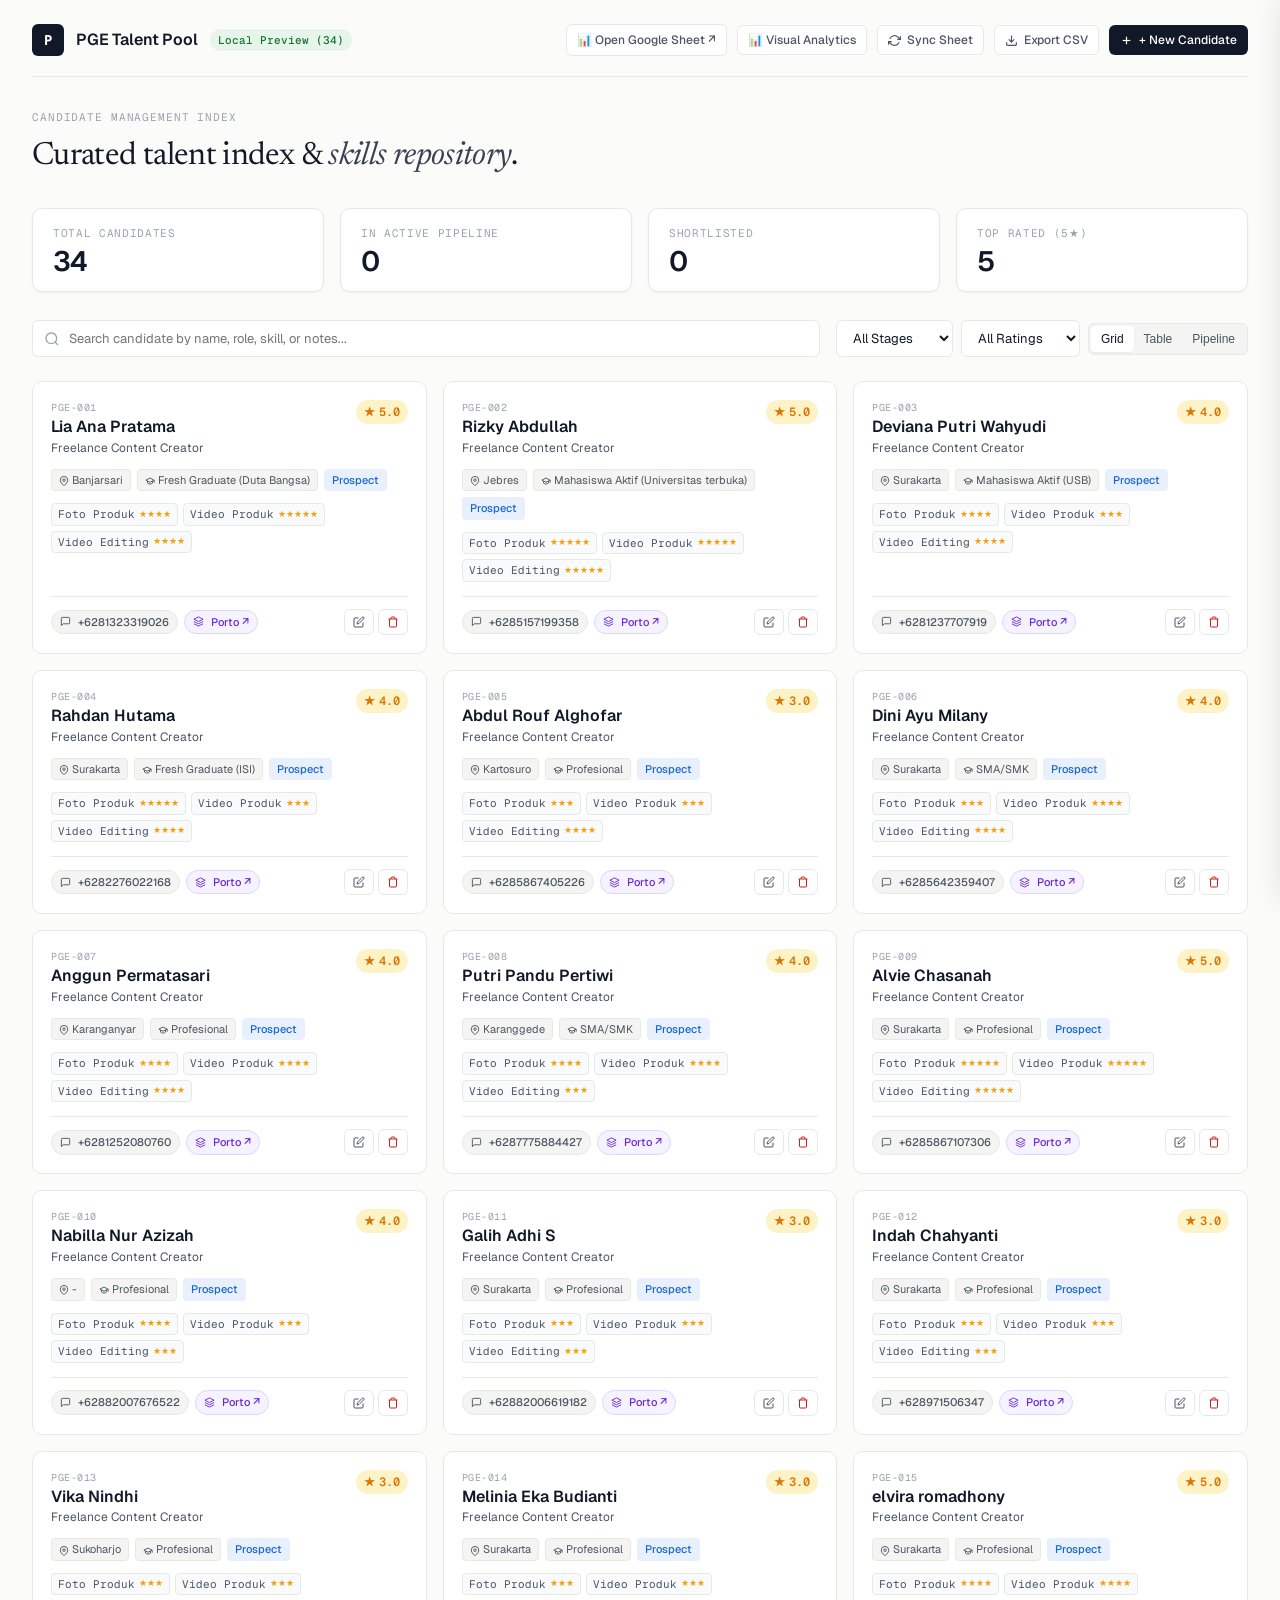
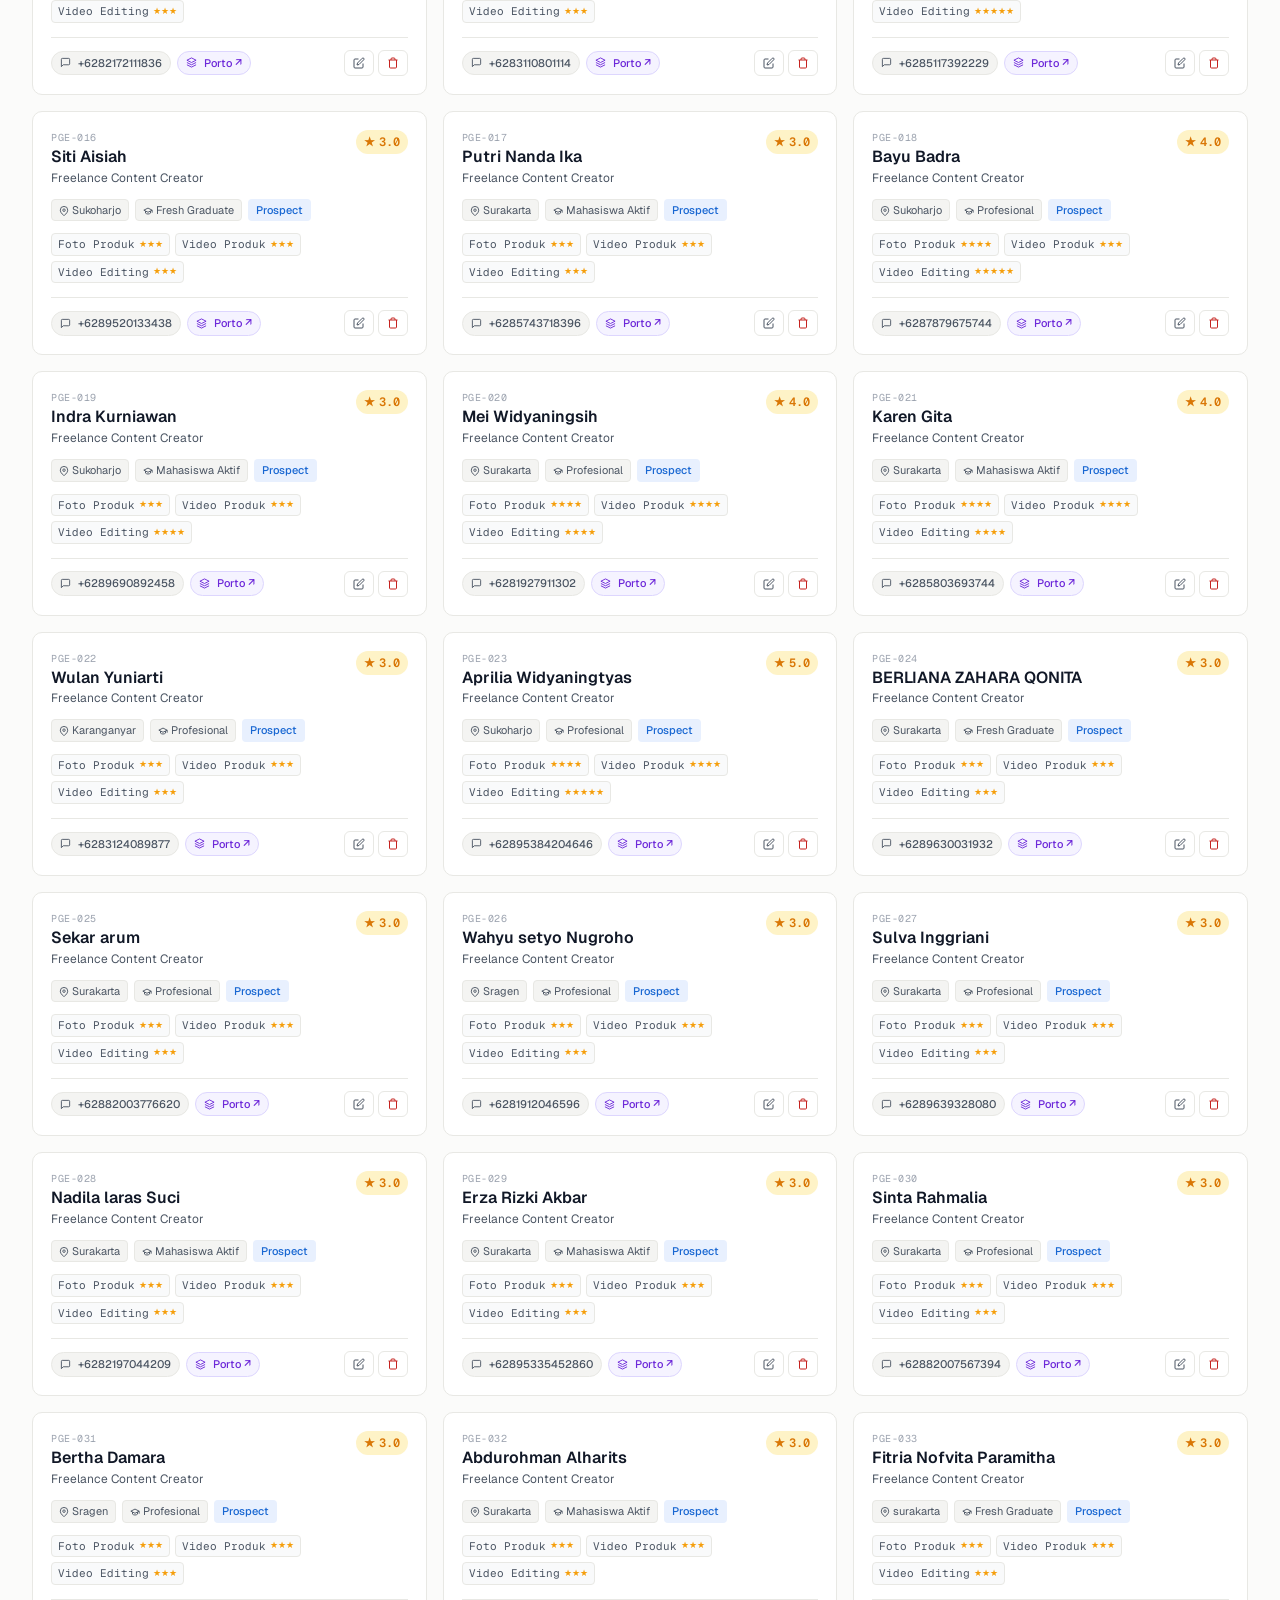
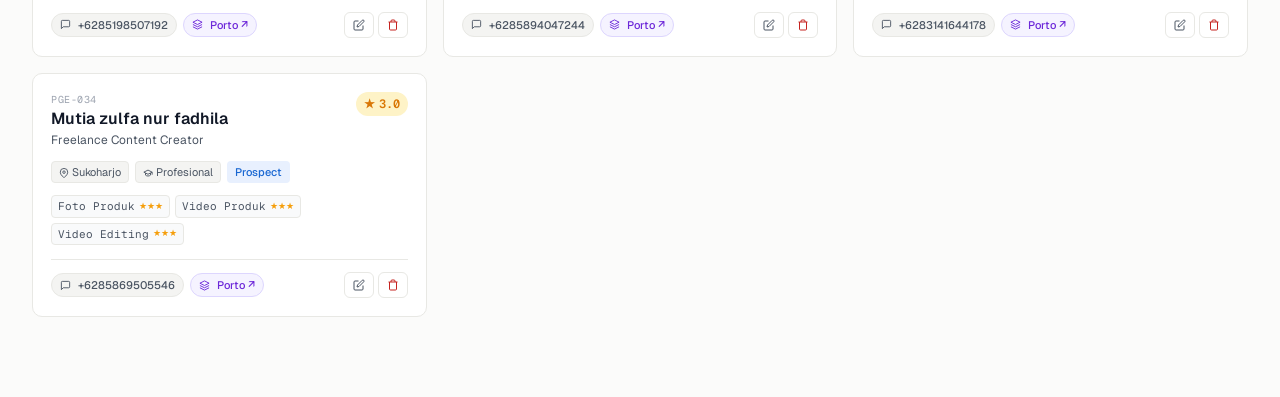
<file: Index.html>
<!DOCTYPE html>
<html lang="en">
<head>
  <meta charset="UTF-8">
  <meta name="viewport" content="width=device-width, initial-scale=1.0, maximum-scale=1.0, user-scalable=no">
  <title>PGE Talent Pool | Candidate Repository</title>
  <link rel="preconnect" href="https://fonts.googleapis.com">
  <link rel="preconnect" href="https://fonts.gstatic.com" crossorigin>
  <link href="https://fonts.googleapis.com/css2?family=Geist+Mono:wght@400;500;600&family=Geist:wght@300;400;500;600;700&family=Newsreader:ital,opsz,wght@0,6..72,400;0,6..72,500;1,6..72,400&display=swap" rel="stylesheet">
  
  <style>
    :root {
      --bg-canvas: #FBFBFA;
      --bg-surface: #FFFFFF;
      --bg-subtle: #F4F4F2;
      --border-light: #E8E8E4;
      --border-focus: #111827;
      --text-primary: #111827;
      --text-secondary: #4B5563;
      --text-muted: #9CA3AF;
      
      --pastel-blue-bg: #E8F0FE;
      --pastel-blue-text: #1967D2;
      --pastel-green-bg: #E6F4EA;
      --pastel-green-text: #137333;
      --pastel-yellow-bg: #FEF7E0;
      --pastel-yellow-text: #B06000;
      --pastel-purple-bg: #F3E8FD;
      --pastel-purple-text: #7627BB;
      --pastel-red-bg: #FCE8E6;
      --pastel-red-text: #C5221F;

      --radius-sm: 6px;
      --radius-md: 10px;
      --radius-lg: 16px;
      --radius-pill: 9999px;
      --shadow-subtle: 0 1px 3px rgba(0, 0, 0, 0.04), 0 1px 2px rgba(0, 0, 0, 0.02);
      --shadow-drawer: -4px 0 24px rgba(0, 0, 0, 0.08);

      --font-sans: 'Geist', -apple-system, BlinkMacSystemFont, 'Segoe UI', Roboto, sans-serif;
      --font-serif: 'Newsreader', Georgia, serif;
      --font-mono: 'Geist Mono', monospace;
    }

    * { box-sizing: border-box; margin: 0; padding: 0; }
    body {
      background-color: var(--bg-canvas);
      color: var(--text-primary);
      font-family: var(--font-sans);
      font-size: 14px;
      line-height: 1.5;
      -webkit-font-smoothing: antialiased;
    }

    .app-container {
      max-width: 1400px;
      margin: 0 auto;
      padding: 24px 32px 80px;
    }

    /* Header */
    .navbar {
      display: flex;
      justify-content: space-between;
      align-items: center;
      padding-bottom: 20px;
      border-bottom: 1px solid var(--border-light);
      margin-bottom: 32px;
    }
    .brand-group { display: flex; align-items: center; gap: 12px; }
    .brand-logo {
      width: 32px; height: 32px;
      background: var(--text-primary);
      color: #FFF;
      border-radius: var(--radius-sm);
      display: flex; align-items: center; justify-content: center;
      font-weight: 700; font-size: 14px; font-family: var(--font-mono);
    }
    .brand-title { font-size: 16px; font-weight: 600; letter-spacing: -0.01em; }
    .brand-badge {
      font-family: var(--font-mono); font-size: 11px;
      background: var(--pastel-green-bg); color: var(--pastel-green-text);
      padding: 3px 8px; border-radius: var(--radius-pill); font-weight: 500;
    }

    .nav-actions { display: flex; align-items: center; gap: 10px; }

    /* Buttons */
    .btn {
      display: inline-flex; align-items: center; justify-content: center; gap: 6px;
      font-family: var(--font-sans); font-size: 13px; font-weight: 500;
      padding: 8px 14px; border-radius: var(--radius-sm);
      border: 1px solid transparent; cursor: pointer;
      transition: all 0.15s ease; text-decoration: none;
    }
    .btn-primary { background: var(--text-primary); color: #FFF; }
    .btn-primary:hover { background: #000; }
    .btn-secondary { background: var(--bg-surface); border-color: var(--border-light); color: var(--text-secondary); }
    .btn-secondary:hover { background: var(--bg-subtle); color: var(--text-primary); border-color: #D1D5DB; }
    .btn-danger { background: var(--pastel-red-bg); color: var(--pastel-red-text); border-color: #F87171; }
    .btn-danger:hover { background: #F87171; color: #FFF; }
    .btn-sm { padding: 6px 10px; font-size: 12px; }
    .btn-icon { padding: 6px 8px; }

    /* Hero Section */
    .hero-section { margin-bottom: 28px; }
    .hero-meta {
      font-family: var(--font-mono); font-size: 11px; text-transform: uppercase;
      letter-spacing: 0.08em; color: var(--text-muted); margin-bottom: 6px;
    }
    .hero-heading {
      font-family: var(--font-serif); font-size: 32px; font-weight: 400;
      letter-spacing: -0.02em; color: var(--text-primary);
    }
    .hero-heading em { font-style: italic; font-weight: 400; color: #374151; }

    /* Metrics Bar */
    .metrics-grid {
      display: grid; grid-template-columns: repeat(4, 1fr); gap: 16px;
      margin-bottom: 28px;
    }
    .metric-card {
      background: var(--bg-surface); border: 1px solid var(--border-light);
      border-radius: var(--radius-md); padding: 16px 20px;
      box-shadow: var(--shadow-subtle);
    }
    .metric-label {
      font-family: var(--font-mono); font-size: 11px; text-transform: uppercase;
      letter-spacing: 0.06em; color: var(--text-muted); margin-bottom: 6px;
    }
    .metric-value {
      font-size: 28px; font-weight: 600; letter-spacing: -0.02em;
      color: var(--text-primary); line-height: 1;
    }

    /* Controls Bar */
    .controls-bar {
      display: flex; justify-content: space-between; align-items: center;
      gap: 16px; margin-bottom: 24px; flex-wrap: wrap;
    }
    .search-box {
      position: relative; flex: 1; min-width: 280px;
    }
    .search-box svg {
      position: absolute; left: 12px; top: 50%; transform: translateY(-50%);
      color: var(--text-muted); width: 16px; height: 16px;
    }
    .search-box input {
      width: 100%; padding: 9px 12px 9px 36px;
      background: var(--bg-surface); border: 1px solid var(--border-light);
      border-radius: var(--radius-sm); font-family: var(--font-sans);
      font-size: 13px; color: var(--text-primary); outline: none;
      transition: border-color 0.15s;
    }
    .search-box input:focus { border-color: var(--border-focus); }

    .filter-group { display: flex; align-items: center; gap: 8px; flex-wrap: wrap; }
    .select-filter {
      padding: 8px 12px; background: var(--bg-surface);
      border: 1px solid var(--border-light); border-radius: var(--radius-sm);
      font-family: var(--font-sans); font-size: 13px; color: var(--text-primary);
      outline: none; cursor: pointer;
    }

    /* View Switcher */
    .view-switcher {
      display: inline-flex; background: var(--bg-subtle);
      border: 1px solid var(--border-light); border-radius: var(--radius-sm);
      padding: 2px;
    }
    .view-btn {
      display: inline-flex; align-items: center; gap: 5px;
      padding: 6px 10px; font-size: 12px; font-weight: 500;
      color: var(--text-secondary); background: transparent;
      border: none; border-radius: 4px; cursor: pointer;
      transition: all 0.15s;
    }
    .view-btn.active {
      background: var(--bg-surface); color: var(--text-primary);
      box-shadow: 0 1px 2px rgba(0,0,0,0.05);
    }

    /* Bento Grid */
    .bento-grid {
      display: grid; grid-template-columns: repeat(auto-fill, minmax(360px, 1fr));
      gap: 16px;
    }
    .talent-card {
      background: var(--bg-surface); border: 1px solid var(--border-light);
      border-radius: var(--radius-md); padding: 18px;
      display: flex; flex-direction: column; justify-content: space-between;
      transition: transform 0.15s ease, box-shadow 0.15s ease, border-color 0.15s ease;
      cursor: pointer; position: relative;
    }
    .talent-card:hover {
      transform: translateY(-2px); border-color: #D1D5DB;
      box-shadow: 0 6px 16px rgba(0,0,0,0.04);
    }
    .talent-card-header {
      display: flex; justify-content: space-between; align-items: flex-start;
      margin-bottom: 12px;
    }
    .talent-id {
      font-family: var(--font-mono); font-size: 10px; color: var(--text-muted);
      letter-spacing: 0.05em; margin-bottom: 2px; display: block;
    }
    .talent-name { font-size: 16px; font-weight: 600; color: var(--text-primary); line-height: 1.3; }
    .talent-role { font-size: 12px; color: var(--text-secondary); margin-top: 1px; }
    .talent-rating-badge {
      display: inline-flex; align-items: center; gap: 4px;
      font-family: var(--font-mono); font-size: 12px; font-weight: 600;
      color: #D97706; background: #FEF3C7; padding: 3px 8px; border-radius: var(--radius-pill);
    }

    .meta-row { display: flex; flex-wrap: wrap; gap: 6px; margin-bottom: 12px; }
    .meta-tag {
      font-size: 11px; padding: 2px 7px; border-radius: 4px;
      background: var(--bg-subtle); color: var(--text-secondary);
      border: 1px solid var(--border-light);
    }
    .tag-stage { font-weight: 500; }
    .stage-prospect { background: var(--pastel-blue-bg); color: var(--pastel-blue-text); border-color: transparent; }
    .stage-screening { background: var(--pastel-yellow-bg); color: var(--pastel-yellow-text); border-color: transparent; }
    .stage-interviewed { background: var(--pastel-purple-bg); color: var(--pastel-purple-text); border-color: transparent; }
    .stage-shortlisted { background: #D1FAE5; color: #065F46; border-color: transparent; }
    .stage-offered { background: #FEF3C7; color: #92400E; border-color: transparent; }
    .stage-hired { background: var(--pastel-green-bg); color: var(--pastel-green-text); border-color: transparent; }
    .stage-archived { background: #F3F4F6; color: #6B7280; border-color: transparent; }

    .skills-wrapper { display: flex; flex-wrap: wrap; gap: 5px; margin-bottom: 14px; }
    .skill-tag {
      font-family: var(--font-mono); font-size: 11px; background: #F9FAFB;
      border: 1px solid var(--border-light); color: var(--text-secondary);
      padding: 2px 6px; border-radius: 4px; display: inline-flex; align-items: center; gap: 4px;
    }
    .skill-tag-rating { color: #F59E0B; font-size: 9px; }

    .talent-card-footer {
      display: flex; justify-content: space-between; align-items: center;
      padding-top: 12px; border-top: 1px solid var(--border-light);
      margin-top: auto;
    }
    .contact-links { display: flex; align-items: center; gap: 6px; flex-wrap: wrap; }
    .contact-badge {
      font-size: 11px; font-weight: 500; padding: 3px 8px; border-radius: var(--radius-pill);
      text-decoration: none; display: inline-flex; align-items: center; gap: 4px;
      background: var(--bg-subtle); color: var(--text-secondary); border: 1px solid var(--border-light);
      transition: background 0.15s;
    }
    .contact-badge:hover { background: #E5E7EB; color: var(--text-primary); }
    .doc-badge {
      font-size: 11px; font-weight: 500; padding: 3px 8px; border-radius: var(--radius-pill);
      text-decoration: none; display: inline-flex; align-items: center; gap: 4px;
    }
    .doc-badge-cv { background: #EFF6FF; color: #1D4ED8; border: 1px solid #BFDBFE; }
    .doc-badge-cv:hover { background: #DBEAFE; }
    .doc-badge-porto { background: #F5F3FF; color: #6D28D9; border: 1px solid #DDD6FE; }
    .doc-badge-porto:hover { background: #EDE9FE; }

    /* Table View */
    .table-container {
      background: var(--bg-surface); border: 1px solid var(--border-light);
      border-radius: var(--radius-md); overflow-x: auto; box-shadow: var(--shadow-subtle);
    }
    .data-table { width: 100%; border-collapse: collapse; text-align: left; }
    .data-table th {
      background: var(--bg-subtle); font-family: var(--font-mono); font-size: 11px;
      font-weight: 600; text-transform: uppercase; letter-spacing: 0.05em;
      color: var(--text-muted); padding: 12px 16px; border-bottom: 1px solid var(--border-light);
    }
    .data-table td {
      padding: 12px 16px; border-bottom: 1px solid var(--border-light);
      font-size: 13px; color: var(--text-secondary); vertical-align: middle;
    }
    .data-table tr:hover { background: #F9FAFB; cursor: pointer; }

    /* Kanban View */
    .kanban-board {
      display: grid; grid-template-columns: repeat(7, minmax(200px, 1fr));
      gap: 12px; overflow-x: auto; padding-bottom: 16px;
    }
    .kanban-column {
      background: var(--bg-subtle); border-radius: var(--radius-md);
      padding: 12px; border: 1px solid var(--border-light); min-height: 400px;
    }
    .kanban-column-header {
      display: flex; justify-content: space-between; align-items: center;
      margin-bottom: 12px; padding-bottom: 8px; border-bottom: 1px solid var(--border-light);
    }
    .kanban-column-title { font-family: var(--font-mono); font-size: 11px; font-weight: 600; text-transform: uppercase; }
    .kanban-column-count {
      font-size: 10px; font-weight: 600; background: var(--bg-surface);
      padding: 1px 6px; border-radius: var(--radius-pill); border: 1px solid var(--border-light);
    }
    .kanban-card {
      background: var(--bg-surface); border: 1px solid var(--border-light);
      border-radius: var(--radius-sm); padding: 10px; margin-bottom: 8px;
      box-shadow: 0 1px 2px rgba(0,0,0,0.03); cursor: pointer;
    }
    .kanban-card:hover { border-color: #CBD5E1; }

    /* Slide-over Drawer */
    .drawer-backdrop {
      position: fixed; inset: 0; background: rgba(0, 0, 0, 0.35);
      backdrop-filter: blur(2px); z-index: 1000; opacity: 0;
      pointer-events: none; transition: opacity 0.25s ease;
    }
    .drawer-backdrop.open { opacity: 1; pointer-events: auto; }
    .drawer {
      position: fixed; top: 0; right: 0; bottom: 0; width: 560px; max-width: 95vw;
      background: var(--bg-surface); z-index: 1001;
      transform: translateX(100%); transition: transform 0.3s cubic-bezier(0.16, 1, 0.3, 1);
      display: flex; flex-direction: column; box-shadow: var(--shadow-drawer);
    }
    .drawer.open { transform: translateX(0); }
    .drawer-header {
      display: flex; justify-content: space-between; align-items: center;
      padding: 18px 24px; border-bottom: 1px solid var(--border-light);
    }
    .drawer-body { padding: 24px; overflow-y: auto; flex: 1; }
    .drawer-footer {
      display: flex; justify-content: space-between; align-items: center;
      padding: 16px 24px; border-top: 1px solid var(--border-light);
      background: var(--bg-canvas);
    }

    /* Forms */
    .form-group { margin-bottom: 16px; }
    .form-row { display: grid; grid-template-columns: 1fr 1fr; gap: 12px; }
    .form-label {
      display: block; font-family: var(--font-mono); font-size: 11px;
      font-weight: 500; text-transform: uppercase; letter-spacing: 0.04em;
      color: var(--text-secondary); margin-bottom: 5px;
    }
    .form-input, .form-select, .form-textarea {
      width: 100%; padding: 8px 12px; background: var(--bg-surface);
      border: 1px solid var(--border-light); border-radius: var(--radius-sm);
      font-family: var(--font-sans); font-size: 13px; color: var(--text-primary);
      outline: none; transition: border-color 0.15s;
    }
    .form-input:focus, .form-select:focus, .form-textarea:focus { border-color: var(--border-focus); }
    .form-textarea { min-height: 80px; resize: vertical; }

    /* Dropzones */
    .file-dropzone {
      border: 1.5px dashed var(--border-light); border-radius: var(--radius-sm);
      padding: 16px; text-align: center; cursor: pointer;
      background: var(--bg-subtle); transition: all 0.15s;
    }
    .file-dropzone:hover, .file-dropzone.drag-over {
      background: #EFF6FF; border-color: #3B82F6;
    }
    .dropzone-text { font-size: 12px; font-weight: 500; color: var(--text-primary); }
    .dropzone-subtext { font-size: 11px; color: var(--text-muted); margin-top: 3px; }

    /* Portfolio Chips */
    .portfolio-files-list { display: flex; flex-direction: column; gap: 6px; margin-top: 10px; }
    .portfolio-chip {
      display: flex; justify-content: space-between; align-items: center;
      background: var(--bg-surface); border: 1px solid var(--border-light);
      border-radius: var(--radius-sm); padding: 6px 10px;
    }
    .portfolio-chip-info { display: flex; align-items: center; gap: 8px; font-size: 12px; overflow: hidden; }
    .portfolio-chip-name { color: var(--text-primary); text-decoration: none; font-weight: 500; text-overflow: ellipsis; white-space: nowrap; overflow: hidden; max-width: 380px; }
    .portfolio-chip-name:hover { text-decoration: underline; color: #2563EB; }
    .portfolio-chip-remove { background: none; border: none; color: #9CA3AF; cursor: pointer; font-size: 14px; }
    .portfolio-chip-remove:hover { color: #EF4444; }

    /* Skills Builder */
    .skills-builder-row { display: flex; gap: 8px; margin-bottom: 6px; }

    /* Center Toast */
    .toast-container {
      position: fixed; top: 24px; left: 50%; transform: translateX(-50%);
      z-index: 2000; pointer-events: none;
    }
    .toast {
      background: #111827; color: #FFF; padding: 10px 20px; border-radius: var(--radius-pill);
      font-size: 13px; font-weight: 500; box-shadow: 0 8px 20px rgba(0,0,0,0.15);
      display: flex; align-items: center; gap: 8px; pointer-events: auto;
      animation: toastIn 0.25s cubic-bezier(0.16, 1, 0.3, 1);
    }
    @keyframes toastIn {
      from { opacity: 0; transform: translateY(-12px) scale(0.95); }
      to { opacity: 1; transform: translateY(0) scale(1); }
    }

    /* Empty state */
    .empty-state { text-align: center; padding: 60px 20px; color: var(--text-muted); }
  </style>
</head>
<body>
  <div class="app-container">
    <!-- Navbar -->
    <header class="navbar">
      <div class="brand-group">
        <div class="brand-logo">P</div>
        <span class="brand-title">PGE Talent Pool</span>
        <span class="brand-badge" id="syncStatus">Connected</span>
      </div>

      <div class="nav-actions">
        <a href="#" id="linkGoogleSheet" href="https://docs.google.com/spreadsheets/d/14e8zSKkqBXmgQwzmZv_mvSS4xitximZLmInZXoUAAdQ/edit?gid=0#gid=0" target="_blank" class="btn btn-secondary btn-sm" style="display: inline-flex;" title="Open Google Sheet">📊 Open Google Sheet ↗</a>
        <button type="button" class="btn btn-secondary btn-sm" id="btnToggleAnalytics" onclick="toggleAnalyticsDashboard()">📊 Visual Analytics</button>
        <button type="button" class="btn btn-secondary btn-sm" id="btnRefresh" onclick="loadTalents(true)" title="Sync with Google Sheet">
          <svg width="13" height="13" viewBox="0 0 24 24" fill="none" stroke="currentColor" stroke-width="2.2"><polyline points="23 4 23 10 17 10"></polyline><polyline points="1 20 1 14 7 14"></polyline><path d="M3.51 9a9 9 0 0 1 14.85-3.36L23 10M1 14l4.64 4.36A9 9 0 0 0 20.49 15"></path></svg>
          Sync Sheet
        </button>
        <button type="button" class="btn btn-secondary btn-sm" id="btnExportCSV" onclick="handleExportCSV()">
          <svg width="13" height="13" viewBox="0 0 24 24" fill="none" stroke="currentColor" stroke-width="2.2"><path d="M21 15v4a2 2 0 0 1-2 2H5a2 2 0 0 1-2-2v-4"></path><polyline points="7 10 12 15 17 10"></polyline><line x1="12" y1="15" x2="12" y2="3"></line></svg>
          Export CSV
        </button>
        <button type="button" class="btn btn-primary btn-sm" id="btnAddTalent" onclick="openAddCandidateDrawer()">
          <svg width="13" height="13" viewBox="0 0 24 24" fill="none" stroke="currentColor" stroke-width="2.2"><line x1="12" y1="5" x2="12" y2="19"></line><line x1="5" y1="12" x2="19" y2="12"></line></svg>
          + New Candidate
        </button>
      </div>
    </header>

    <!-- Editorial Hero -->
    <section class="hero-section">
      <div class="hero-meta">Candidate Management Index</div>
      <h1 class="hero-heading">Curated talent index & <em>skills repository</em>.</h1>
    </section>

    <!-- Metrics Grid -->
    <section class="metrics-grid">
      <div class="metric-card">
        <div class="metric-label">Total Candidates</div>
        <div class="metric-value" id="metricTotal">0</div>
      </div>
      <div class="metric-card">
        <div class="metric-label">In Active Pipeline</div>
        <div class="metric-value" id="metricPipeline">0</div>
      </div>
      <div class="metric-card">
        <div class="metric-label">Shortlisted</div>
        <div class="metric-value" id="metricShortlisted">0</div>
      </div>
      <div class="metric-card">
        <div class="metric-label">Top Rated (5★)</div>
        <div class="metric-value" id="metricTopRated">0</div>
      </div>
    </section>

    <!-- Collapsible Visual Analytics Dashboard -->
    <section class="analytics-dashboard" id="analyticsDashboard" style="display: none; background: var(--bg-surface); border: 1px solid var(--border-light); border-radius: var(--radius-md); padding: 20px 24px; margin-bottom: 28px; box-shadow: var(--shadow-subtle);">
      <div style="display: flex; justify-content: space-between; align-items: center; margin-bottom: 16px;">
        <div>
          <span style="font-family: var(--font-mono); font-size: 11px; text-transform: uppercase; letter-spacing: 0.06em; color: var(--text-muted);">Executive Overview</span>
          <h2 style="font-family: var(--font-serif); font-size: 20px; font-weight: 500; color: var(--text-primary);">Talent Pool Analytics Dashboard</h2>
        </div>
        <button type="button" class="btn btn-secondary btn-sm" onclick="toggleAnalyticsDashboard()">Hide Analytics ✕</button>
      </div>

      <div style="display: grid; grid-template-columns: repeat(auto-fit, minmax(260px, 1fr)); gap: 16px;">
        <!-- Funnel Column -->
        <div style="background: var(--bg-subtle); padding: 14px 16px; border-radius: var(--radius-sm); border: 1px solid var(--border-light);">
          <div style="font-family: var(--font-mono); font-size: 11px; font-weight: 600; text-transform: uppercase; letter-spacing: 0.05em; color: var(--text-secondary); margin-bottom: 12px;">Recruitment Pipeline Funnel</div>
          <div id="analyticsFunnelContainer" style="display: flex; flex-direction: column; gap: 8px;"></div>
        </div>

        <!-- Rating Distribution -->
        <div style="background: var(--bg-subtle); padding: 14px 16px; border-radius: var(--radius-sm); border: 1px solid var(--border-light);">
          <div style="font-family: var(--font-mono); font-size: 11px; font-weight: 600; text-transform: uppercase; letter-spacing: 0.05em; color: var(--text-secondary); margin-bottom: 12px;">Overall Star Rating Distribution</div>
          <div id="analyticsRatingsContainer" style="display: flex; flex-direction: column; gap: 8px;"></div>
        </div>

        <!-- Skill Averages -->
        <div style="background: var(--bg-subtle); padding: 14px 16px; border-radius: var(--radius-sm); border: 1px solid var(--border-light);">
          <div style="font-family: var(--font-mono); font-size: 11px; font-weight: 600; text-transform: uppercase; letter-spacing: 0.05em; color: var(--text-secondary); margin-bottom: 12px;">Skill Benchmark Averages</div>
          <div id="analyticsSkillsContainer" style="display: flex; flex-direction: column; gap: 8px;"></div>
        </div>

        <!-- Domisili Breakdown -->
        <div style="background: var(--bg-subtle); padding: 14px 16px; border-radius: var(--radius-sm); border: 1px solid var(--border-light);">
          <div style="font-family: var(--font-mono); font-size: 11px; font-weight: 600; text-transform: uppercase; letter-spacing: 0.05em; color: var(--text-secondary); margin-bottom: 12px;">Top Candidate Domisili</div>
          <div id="analyticsLocationContainer" style="display: flex; flex-direction: column; gap: 6px;"></div>
        </div>
      </div>
    </section>

    <!-- Controls Bar -->
    <section class="controls-bar">
      <div class="search-box">
        <svg viewBox="0 0 24 24" fill="none" stroke="currentColor" stroke-width="2"><circle cx="11" cy="11" r="8"></circle><line x1="21" y1="21" x2="16.65" y2="16.65"></line></svg>
        <input type="text" id="searchInput" placeholder="Search candidate by name, role, skill, or notes...">
      </div>

      <div class="filter-group">
        <select class="select-filter" id="filterStage">
          <option value="ALL">All Stages</option>
          <option value="Prospect">Prospect</option>
          <option value="Screening">Screening</option>
          <option value="Interviewed">Interviewed</option>
          <option value="Shortlisted">Shortlisted</option>
          <option value="Offered">Offered</option>
          <option value="Hired">Hired</option>
          <option value="Archived">Archived</option>
        </select>

        <select class="select-filter" id="filterRating">
          <option value="0">All Ratings</option>
          <option value="5">5 Stars Only</option>
          <option value="4">4+ Stars</option>
          <option value="3">3+ Stars</option>
        </select>

        <div class="view-switcher">
          <button type="button" class="view-btn active" data-view="bento" onclick="switchView('bento')">Grid</button>
          <button type="button" class="view-btn" data-view="table" onclick="switchView('table')">Table</button>
          <button type="button" class="view-btn" data-view="kanban" onclick="switchView('kanban')">Pipeline</button>
        </div>
      </div>
    </section>

    <!-- Views Container -->
    <main id="mainViewArea">
      <div id="bentoContainer" class="bento-grid"></div>

      <div id="tableContainer" class="table-container" style="display: none;">
        <table class="data-table">
          <thead>
            <tr>
              <th>ID</th>
              <th>Candidate</th>
              <th>Stage</th>
              <th>Level</th>
              <th>Rating</th>
              <th>Contact & Documents</th>
              <th style="text-align: right;">Actions</th>
            </tr>
          </thead>
          <tbody id="tableBody"></tbody>
        </table>
      </div>

      <div id="kanbanContainer" class="kanban-board" style="display: none;"></div>

      <div id="emptyState" class="empty-state" style="display: none;">
        <p style="font-size: 15px; font-weight: 500; margin-bottom: 4px;">No candidates match your filter.</p>
        <button type="button" class="btn btn-secondary btn-sm" onclick="resetFilters()">Reset Filters</button>
      </div>
    </main>
  </div>

  <!-- Slide-over Drawer -->
  <div class="drawer-backdrop" id="drawerBackdrop" onclick="closeDrawer()"></div>
  <aside class="drawer" id="talentDrawer">
    <div class="drawer-header">
      <div>
        <span id="drawerId" class="talent-id"></span>
        <h2 id="drawerTitle" style="font-size: 18px; font-weight: 600;">Candidate Profile</h2>
      </div>
      <button type="button" class="btn btn-secondary btn-icon" onclick="closeDrawer()">✕</button>
    </div>

    <div class="drawer-body" id="drawerBody"></div>

    <div class="drawer-footer">
      <button type="button" class="btn btn-danger btn-sm" id="btnDeleteDrawer" onclick="handleDeleteCurrentCandidate()" style="display: none;">Delete</button>
      <div style="display: flex; gap: 8px; margin-left: auto;">
        <button type="button" class="btn btn-secondary btn-sm" onclick="closeDrawer()">Cancel</button>
        <button type="button" class="btn btn-primary btn-sm" id="btnSaveDrawer" onclick="handleSaveCandidate()">Save Candidate</button>
      </div>
    </div>
  </aside>

  <!-- Notification Toasts -->
  <div class="toast-container" id="toastContainer"></div>

  <script>
    const INITIAL_SEED_DATA = [{"id":"PGE-001","name":"Lia Ana Pratama","role":"Freelance Content Creator","phone":"+6281323319026","email":"liaanapratama21@gmail.com","experienceLevel":"Junior","overallRating":5,"skills":[{"name":"Foto Produk","rating":4},{"name":"Video Produk","rating":5},{"name":"Video Editing","rating":4},{"name":"Content Sense","rating":5}],"stage":"Prospect","expectedSalary":"Standard Uang Saku","cvUrl":"","cvFileId":"","portfolioUrl":"CV\\CV - Portofolio (Lia Ana Pratama).pdf","portfolioFileId":"","links":{"portfolio":"CV\\CV - Portofolio (Lia Ana Pratama).pdf"},"notes":"Pendidikan: Fresh Graduate (Duta Bangsa)\nDomisili: Banjarsari\nSource: Email","createdAt":"2026-08-27T01:58:21.840Z","updatedAt":"2026-08-27T01:58:21.840Z"},{"id":"PGE-002","name":"Rizky Abdullah","role":"Freelance Content Creator","phone":"+6285157199358","email":"riskiabdulah112@gmail.com","experienceLevel":"Junior","overallRating":5,"skills":[{"name":"Foto Produk","rating":5},{"name":"Video Produk","rating":5},{"name":"Video Editing","rating":5},{"name":"Content Sense","rating":4}],"stage":"Prospect","expectedSalary":"Standard Uang Saku","cvUrl":"","cvFileId":"","portfolioUrl":"CV\\Latest Personal Portfolio_Rizky Abdullah_ July 26.pdf","portfolioFileId":"","links":{"portfolio":"CV\\Latest Personal Portfolio_Rizky Abdullah_ July 26.pdf"},"notes":"Pendidikan: Mahasiswa Aktif (Universitas terbuka)\nDomisili: Jebres\nSource: WhatsApp","createdAt":"2026-08-27T01:58:21.840Z","updatedAt":"2026-08-27T01:58:21.840Z"},{"id":"PGE-003","name":"Deviana Putri Wahyudi","role":"Freelance Content Creator","phone":"+6281237707919","email":"devianapw@gmail.com","experienceLevel":"Junior","overallRating":4,"skills":[{"name":"Foto Produk","rating":4},{"name":"Video Produk","rating":3},{"name":"Video Editing","rating":4},{"name":"Content Sense","rating":4}],"stage":"Prospect","expectedSalary":"Standard Uang Saku","cvUrl":"","cvFileId":"","portfolioUrl":"https://drive.google.com/drive/folders/1rysH8kTC2aBwUOgxOdbdHGsSIQsiBYCA","portfolioFileId":"","links":{"portfolio":"https://drive.google.com/drive/folders/1rysH8kTC2aBwUOgxOdbdHGsSIQsiBYCA"},"notes":"Pendidikan: Mahasiswa Aktif (USB)\nDomisili: Surakarta\nSource: WhatsApp","createdAt":"2026-08-27T01:58:21.840Z","updatedAt":"2026-08-27T01:58:21.840Z"},{"id":"PGE-004","name":"Rahdan Hutama","role":"Freelance Content Creator","phone":"+6282276022168","email":"rahdanvol11@gmail.com","experienceLevel":"Junior","overallRating":4,"skills":[{"name":"Foto Produk","rating":5},{"name":"Video Produk","rating":3},{"name":"Video Editing","rating":4},{"name":"Content Sense","rating":3}],"stage":"Prospect","expectedSalary":"Standard Uang Saku","cvUrl":"","cvFileId":"","portfolioUrl":"CV\\PORTOFOLIO RAHDAN HUTAMA.pdf","portfolioFileId":"","links":{"portfolio":"CV\\PORTOFOLIO RAHDAN HUTAMA.pdf"},"notes":"Pendidikan: Fresh Graduate (ISI)\nDomisili: Surakarta\nSource: WhatsApp","createdAt":"2026-08-27T01:58:21.840Z","updatedAt":"2026-08-27T01:58:21.840Z"},{"id":"PGE-005","name":"Abdul Rouf Alghofar","role":"Freelance Content Creator","phone":"+6285867405226","email":"","experienceLevel":"Junior","overallRating":3,"skills":[{"name":"Foto Produk","rating":3},{"name":"Video Produk","rating":3},{"name":"Video Editing","rating":4},{"name":"Content Sense","rating":3}],"stage":"Prospect","expectedSalary":"Standard Uang Saku","cvUrl":"","cvFileId":"","portfolioUrl":"https://drive.google.com/drive/folders/1PusfLcxfuI0vH-Ne79MrhylkuooJGiaL","portfolioFileId":"","links":{"portfolio":"https://drive.google.com/drive/folders/1PusfLcxfuI0vH-Ne79MrhylkuooJGiaL"},"notes":"Pendidikan: Profesional \nDomisili: Kartosuro\nSource: Email","createdAt":"2026-08-27T01:58:21.840Z","updatedAt":"2026-08-27T01:58:21.840Z"},{"id":"PGE-006","name":"Dini Ayu Milany","role":"Freelance Content Creator","phone":"+6285642359407","email":"dinimilany@gmail.com","experienceLevel":"Junior","overallRating":4,"skills":[{"name":"Foto Produk","rating":3},{"name":"Video Produk","rating":4},{"name":"Video Editing","rating":4},{"name":"Content Sense","rating":4}],"stage":"Prospect","expectedSalary":"Standard Uang Saku","cvUrl":"","cvFileId":"","portfolioUrl":"https://drive.google.com/drive/folders/19AXdnLvjvxRAnKGBb1LxpGJQoBxO-wdc?usp=sharing","portfolioFileId":"","links":{"portfolio":"https://drive.google.com/drive/folders/19AXdnLvjvxRAnKGBb1LxpGJQoBxO-wdc?usp=sharing"},"notes":"Pendidikan: SMA/SMK \nDomisili: Surakarta\nSource: Email","createdAt":"2026-08-27T01:58:21.840Z","updatedAt":"2026-08-27T01:58:21.840Z"},{"id":"PGE-007","name":"Anggun Permatasari","role":"Freelance Content Creator","phone":"+6281252080760","email":"anggunpermatasariasli@gmail.com","experienceLevel":"Junior","overallRating":4,"skills":[{"name":"Foto Produk","rating":4},{"name":"Video Produk","rating":4},{"name":"Video Editing","rating":4},{"name":"Content Sense","rating":4}],"stage":"Prospect","expectedSalary":"Standard Uang Saku","cvUrl":"","cvFileId":"","portfolioUrl":"CV\\PORTOFOLIO CONTENT CREATOR .pdf","portfolioFileId":"","links":{"portfolio":"CV\\PORTOFOLIO CONTENT CREATOR .pdf"},"notes":"Pendidikan: Profesional \nDomisili: Karanganyar\nSource: WhatsApp","createdAt":"2026-08-27T01:58:21.840Z","updatedAt":"2026-08-27T01:58:21.840Z"},{"id":"PGE-008","name":"Putri Pandu Pertiwi","role":"Freelance Content Creator","phone":"+6287775884427","email":"pertiwiputri218@gmail.com","experienceLevel":"Junior","overallRating":4,"skills":[{"name":"Foto Produk","rating":4},{"name":"Video Produk","rating":4},{"name":"Video Editing","rating":3},{"name":"Content Sense","rating":4}],"stage":"Prospect","expectedSalary":"Standard Uang Saku","cvUrl":"","cvFileId":"","portfolioUrl":"https://sawlader.my.canva.site/portoputripandu","portfolioFileId":"","links":{"portfolio":"https://sawlader.my.canva.site/portoputripandu"},"notes":"Pendidikan: SMA/SMK \nDomisili: Karanggede\nSource: WhatsApp","createdAt":"2026-08-27T01:58:21.840Z","updatedAt":"2026-08-27T01:58:21.840Z"},{"id":"PGE-009","name":"Alvie Chasanah","role":"Freelance Content Creator","phone":"+6285867107306","email":"salma.alvie99@gmail.com","experienceLevel":"Junior","overallRating":5,"skills":[{"name":"Foto Produk","rating":5},{"name":"Video Produk","rating":5},{"name":"Video Editing","rating":5},{"name":"Content Sense","rating":5}],"stage":"Prospect","expectedSalary":"Standard Uang Saku","cvUrl":"","cvFileId":"","portfolioUrl":"https://salmaal.my.canva.site/","portfolioFileId":"","links":{"portfolio":"https://salmaal.my.canva.site/"},"notes":"Pendidikan: Profesional \nDomisili: Surakarta\nSource: WhatsApp","createdAt":"2026-08-27T01:58:21.840Z","updatedAt":"2026-08-27T01:58:21.840Z"},{"id":"PGE-010","name":"Nabilla Nur Azizah","role":"Freelance Content Creator","phone":"+62882007676522","email":"nabillaazizah4@gmail.com","experienceLevel":"Junior","overallRating":4,"skills":[{"name":"Foto Produk","rating":4},{"name":"Video Produk","rating":3},{"name":"Video Editing","rating":3},{"name":"Content Sense","rating":4}],"stage":"Prospect","expectedSalary":"Standard Uang Saku","cvUrl":"","cvFileId":"","portfolioUrl":"CV\\Portofolio Nura konten.pdf","portfolioFileId":"","links":{"portfolio":"CV\\Portofolio Nura konten.pdf"},"notes":"Pendidikan: Profesional \nDomisili: -\nSource: WhatsApp","createdAt":"2026-08-27T01:58:21.840Z","updatedAt":"2026-08-27T01:58:21.840Z"},{"id":"PGE-011","name":"Galih Adhi S","role":"Freelance Content Creator","phone":"+62882006619182","email":"adhigalih40@gmail.com","experienceLevel":"Junior","overallRating":3,"skills":[{"name":"Foto Produk","rating":3},{"name":"Video Produk","rating":3},{"name":"Video Editing","rating":3},{"name":"Content Sense","rating":3}],"stage":"Prospect","expectedSalary":"Standard Uang Saku","cvUrl":"","cvFileId":"","portfolioUrl":"CV\\Portofolio konten_Galih adhi.pdf","portfolioFileId":"","links":{"portfolio":"CV\\Portofolio konten_Galih adhi.pdf"},"notes":"Pendidikan: Profesional \nDomisili: Surakarta\nSource: WhatsApp","createdAt":"2026-08-27T01:58:21.840Z","updatedAt":"2026-08-27T01:58:21.840Z"},{"id":"PGE-012","name":"Indah Chahyanti","role":"Freelance Content Creator","phone":"+628971506347","email":"Chahyantii806@gmail.com","experienceLevel":"Junior","overallRating":3,"skills":[{"name":"Foto Produk","rating":3},{"name":"Video Produk","rating":3},{"name":"Video Editing","rating":3},{"name":"Content Sense","rating":3}],"stage":"Prospect","expectedSalary":"Standard Uang Saku","cvUrl":"","cvFileId":"","portfolioUrl":"CV\\WhatsApp Video 2026-07-27 at 13.25.49.mp4","portfolioFileId":"","links":{"portfolio":"CV\\WhatsApp Video 2026-07-27 at 13.25.49.mp4"},"notes":"Pendidikan: Profesional \nDomisili: Surakarta\nSource: WhatsApp","createdAt":"2026-08-27T01:58:21.840Z","updatedAt":"2026-08-27T01:58:21.840Z"},{"id":"PGE-013","name":"Vika Nindhi","role":"Freelance Content Creator","phone":"+6282172111836","email":"nindyvika18@gmail.com","experienceLevel":"Junior","overallRating":3,"skills":[{"name":"Foto Produk","rating":3},{"name":"Video Produk","rating":3},{"name":"Video Editing","rating":3},{"name":"Content Sense","rating":3}],"stage":"Prospect","expectedSalary":"Standard Uang Saku","cvUrl":"","cvFileId":"","portfolioUrl":"https://vt.tiktok.com/ZS41JjvFo/","portfolioFileId":"","links":{"portfolio":"https://vt.tiktok.com/ZS41JjvFo/"},"notes":"Pendidikan: Profesional \nDomisili: Sukoharjo\nSource: WhatsApp","createdAt":"2026-08-27T01:58:21.840Z","updatedAt":"2026-08-27T01:58:21.840Z"},{"id":"PGE-014","name":"Melinia Eka Budianti","role":"Freelance Content Creator","phone":"+6283110801114","email":"meliniaeka@gmail.com","experienceLevel":"Junior","overallRating":3,"skills":[{"name":"Foto Produk","rating":3},{"name":"Video Produk","rating":3},{"name":"Video Editing","rating":3},{"name":"Content Sense","rating":3}],"stage":"Prospect","expectedSalary":"Standard Uang Saku","cvUrl":"","cvFileId":"","portfolioUrl":"CV\\ssstik.io_@cilopimshop_1783661279088.mp4","portfolioFileId":"","links":{"portfolio":"CV\\ssstik.io_@cilopimshop_1783661279088.mp4"},"notes":"Pendidikan: Profesional \nDomisili: Surakarta\nSource: WhatsApp","createdAt":"2026-08-27T01:58:21.840Z","updatedAt":"2026-08-27T01:58:21.840Z"},{"id":"PGE-015","name":"elvira romadhony","role":"Freelance Content Creator","phone":"+6285117392229","email":"elvirapromadhony18@gmail.com","experienceLevel":"Junior","overallRating":5,"skills":[{"name":"Foto Produk","rating":4},{"name":"Video Produk","rating":4},{"name":"Video Editing","rating":5},{"name":"Content Sense","rating":5}],"stage":"Prospect","expectedSalary":"Standard Uang Saku","cvUrl":"","cvFileId":"","portfolioUrl":"CV\\PORTOFOLIO ELVIRA P.pdf","portfolioFileId":"","links":{"portfolio":"CV\\PORTOFOLIO ELVIRA P.pdf"},"notes":"Pendidikan: Profesional \nDomisili: Surakarta\nSource: WhatsApp","createdAt":"2026-08-27T01:58:21.840Z","updatedAt":"2026-08-27T01:58:21.840Z"},{"id":"PGE-016","name":"Siti Aisiah","role":"Freelance Content Creator","phone":"+6289520133438","email":"","experienceLevel":"Junior","overallRating":3,"skills":[{"name":"Foto Produk","rating":3},{"name":"Video Produk","rating":3},{"name":"Video Editing","rating":3},{"name":"Content Sense","rating":3}],"stage":"Prospect","expectedSalary":"Standard Uang Saku","cvUrl":"","cvFileId":"","portfolioUrl":"CV\\Portofolio_.pdf","portfolioFileId":"","links":{"portfolio":"CV\\Portofolio_.pdf"},"notes":"Pendidikan: Fresh Graduate \nDomisili: Sukoharjo\nSource: WhatsApp","createdAt":"2026-08-27T01:58:21.840Z","updatedAt":"2026-08-27T01:58:21.840Z"},{"id":"PGE-017","name":"Putri Nanda Ika","role":"Freelance Content Creator","phone":"+6285743718396","email":"putriinandaika@gmail.com","experienceLevel":"Junior","overallRating":3,"skills":[{"name":"Foto Produk","rating":3},{"name":"Video Produk","rating":3},{"name":"Video Editing","rating":3},{"name":"Content Sense","rating":4}],"stage":"Prospect","expectedSalary":"Standard Uang Saku","cvUrl":"","cvFileId":"","portfolioUrl":"CV\\PORTOFOLIO PUTRI NANDA .pdf","portfolioFileId":"","links":{"portfolio":"CV\\PORTOFOLIO PUTRI NANDA .pdf"},"notes":"Pendidikan: Mahasiswa Aktif \nDomisili: Surakarta\nSource: WhatsApp","createdAt":"2026-08-27T01:58:21.840Z","updatedAt":"2026-08-27T01:58:21.840Z"},{"id":"PGE-018","name":"Bayu Badra","role":"Freelance Content Creator","phone":"+6287879675744","email":"bayubadras7@gmail.com","experienceLevel":"Junior","overallRating":4,"skills":[{"name":"Foto Produk","rating":4},{"name":"Video Produk","rating":3},{"name":"Video Editing","rating":5},{"name":"Content Sense","rating":4}],"stage":"Prospect","expectedSalary":"Standard Uang Saku","cvUrl":"","cvFileId":"","portfolioUrl":"CV\\PORTOFOLIO CONTENT SPECIALIST_BAYU BADRA.pdf","portfolioFileId":"","links":{"portfolio":"CV\\PORTOFOLIO CONTENT SPECIALIST_BAYU BADRA.pdf"},"notes":"Pendidikan: Profesional \nDomisili: Sukoharjo\nSource: Email","createdAt":"2026-08-27T01:58:21.840Z","updatedAt":"2026-08-27T01:58:21.840Z"},{"id":"PGE-019","name":"Indra Kurniawan","role":"Freelance Content Creator","phone":"+6289690892458","email":"indrakurniawann60@gmail.com","experienceLevel":"Junior","overallRating":3,"skills":[{"name":"Foto Produk","rating":3},{"name":"Video Produk","rating":3},{"name":"Video Editing","rating":4},{"name":"Content Sense","rating":3}],"stage":"Prospect","expectedSalary":"Standard Uang Saku","cvUrl":"","cvFileId":"","portfolioUrl":"CV\\CV Indra Kurniawan.pdf","portfolioFileId":"","links":{"portfolio":"CV\\CV Indra Kurniawan.pdf"},"notes":"Pendidikan: Mahasiswa Aktif \nDomisili: Sukoharjo\nSource: WhatsApp","createdAt":"2026-08-27T01:58:21.840Z","updatedAt":"2026-08-27T01:58:21.840Z"},{"id":"PGE-020","name":"Mei Widyaningsih","role":"Freelance Content Creator","phone":"+6281927911302","email":"Meiwidya624@gmail.com","experienceLevel":"Junior","overallRating":4,"skills":[{"name":"Foto Produk","rating":4},{"name":"Video Produk","rating":4},{"name":"Video Editing","rating":4},{"name":"Content Sense","rating":4}],"stage":"Prospect","expectedSalary":"Standard Uang Saku","cvUrl":"","cvFileId":"","portfolioUrl":"CV\\Portofolio Mei Widyaningsih_20251012_031617_0000.pdf","portfolioFileId":"","links":{"portfolio":"CV\\Portofolio Mei Widyaningsih_20251012_031617_0000.pdf"},"notes":"Pendidikan: Profesional \nDomisili: Surakarta\nSource: WhatsApp","createdAt":"2026-08-27T01:58:21.840Z","updatedAt":"2026-08-27T01:58:21.840Z"},{"id":"PGE-021","name":"Karen Gita","role":"Freelance Content Creator","phone":"+6285803693744","email":"gitakaren6@gmail.com","experienceLevel":"Junior","overallRating":4,"skills":[{"name":"Foto Produk","rating":4},{"name":"Video Produk","rating":4},{"name":"Video Editing","rating":4},{"name":"Content Sense","rating":4}],"stage":"Prospect","expectedSalary":"Standard Uang Saku","cvUrl":"","cvFileId":"","portfolioUrl":"CV\\Karen Portfolio_.pdf","portfolioFileId":"","links":{"portfolio":"CV\\Karen Portfolio_.pdf"},"notes":"Pendidikan: Mahasiswa Aktif \nDomisili: Surakarta\nSource: email","createdAt":"2026-08-27T01:58:21.840Z","updatedAt":"2026-08-27T01:58:21.840Z"},{"id":"PGE-022","name":"Wulan Yuniarti","role":"Freelance Content Creator","phone":"+6283124089877","email":"Wulanyunisa59@gmail.com","experienceLevel":"Junior","overallRating":3,"skills":[{"name":"Foto Produk","rating":3},{"name":"Video Produk","rating":3},{"name":"Video Editing","rating":3},{"name":"Content Sense","rating":3}],"stage":"Prospect","expectedSalary":"Standard Uang Saku","cvUrl":"","cvFileId":"","portfolioUrl":"CV\\WULAN (Freelance Content Creator).pdf","portfolioFileId":"","links":{"portfolio":"CV\\WULAN (Freelance Content Creator).pdf"},"notes":"Pendidikan: Profesional \nDomisili: Karanganyar","createdAt":"2026-08-27T01:58:21.840Z","updatedAt":"2026-08-27T01:58:21.840Z"},{"id":"PGE-023","name":"Aprilia Widyaningtyas","role":"Freelance Content Creator","phone":"+62895384204646","email":"aprillia65277@gmail.com","experienceLevel":"Junior","overallRating":5,"skills":[{"name":"Foto Produk","rating":4},{"name":"Video Produk","rating":4},{"name":"Video Editing","rating":5},{"name":"Content Sense","rating":5}],"stage":"Prospect","expectedSalary":"Standard Uang Saku","cvUrl":"","cvFileId":"","portfolioUrl":"CV\\Portofolio Aprillia W (1)_compressed (1).pdf","portfolioFileId":"","links":{"portfolio":"CV\\Portofolio Aprillia W (1)_compressed (1).pdf"},"notes":"Pendidikan: Profesional \nDomisili: Sukoharjo\nSource: email","createdAt":"2026-08-27T01:58:21.840Z","updatedAt":"2026-08-27T01:58:21.840Z"},{"id":"PGE-024","name":"BERLIANA ZAHARA QONITA","role":"Freelance Content Creator","phone":"+6289630031932","email":"berlianazahara7@gmail.com","experienceLevel":"Junior","overallRating":3,"skills":[{"name":"Foto Produk","rating":3},{"name":"Video Produk","rating":3},{"name":"Video Editing","rating":3},{"name":"Content Sense","rating":3}],"stage":"Prospect","expectedSalary":"Standard Uang Saku","cvUrl":"","cvFileId":"","portfolioUrl":"CV\\CV BERLIANA ZAHARA QONITA (1).pdf","portfolioFileId":"","links":{"portfolio":"CV\\CV BERLIANA ZAHARA QONITA (1).pdf"},"notes":"Pendidikan: Fresh Graduate \nDomisili: Surakarta","createdAt":"2026-08-27T01:58:21.840Z","updatedAt":"2026-08-27T01:58:21.840Z"},{"id":"PGE-025","name":"Sekar arum","role":"Freelance Content Creator","phone":"+62882003776620","email":"sekarum31@gmail.com","experienceLevel":"Junior","overallRating":3,"skills":[{"name":"Foto Produk","rating":3},{"name":"Video Produk","rating":3},{"name":"Video Editing","rating":3},{"name":"Content Sense","rating":3}],"stage":"Prospect","expectedSalary":"Standard Uang Saku","cvUrl":"","cvFileId":"","portfolioUrl":"CV\\Portfolio Sekar Arum.pdf","portfolioFileId":"","links":{"portfolio":"CV\\Portfolio Sekar Arum.pdf"},"notes":"Pendidikan: Profesional \nDomisili: Surakarta","createdAt":"2026-08-27T01:58:21.840Z","updatedAt":"2026-08-27T01:58:21.840Z"},{"id":"PGE-026","name":"Wahyu setyo Nugroho","role":"Freelance Content Creator","phone":"+6281912046596","email":"FORBUSSINESAJALAH@GMAIL.COM","experienceLevel":"Junior","overallRating":3,"skills":[{"name":"Foto Produk","rating":3},{"name":"Video Produk","rating":3},{"name":"Video Editing","rating":3},{"name":"Content Sense","rating":3}],"stage":"Prospect","expectedSalary":"Standard Uang Saku","cvUrl":"","cvFileId":"","portfolioUrl":"link","portfolioFileId":"","links":{"portfolio":"link"},"notes":"Pendidikan: Profesional \nDomisili: Sragen","createdAt":"2026-08-27T01:58:21.840Z","updatedAt":"2026-08-27T01:58:21.840Z"},{"id":"PGE-027","name":"Sulva Inggriani","role":"Freelance Content Creator","phone":"+6289639328080","email":"sulvainggriani@gmail.com","experienceLevel":"Junior","overallRating":3,"skills":[{"name":"Foto Produk","rating":3},{"name":"Video Produk","rating":3},{"name":"Video Editing","rating":3},{"name":"Content Sense","rating":3}],"stage":"Prospect","expectedSalary":"Standard Uang Saku","cvUrl":"","cvFileId":"","portfolioUrl":"CV\\Portofolio_Content_Creator_Sulva_Inggriani_Update 2.docx","portfolioFileId":"","links":{"portfolio":"CV\\Portofolio_Content_Creator_Sulva_Inggriani_Update 2.docx"},"notes":"Pendidikan: Profesional \nDomisili: Surakarta","createdAt":"2026-08-27T01:58:21.840Z","updatedAt":"2026-08-27T01:58:21.840Z"},{"id":"PGE-028","name":"Nadila laras Suci","role":"Freelance Content Creator","phone":"+6282197044209","email":"nadilalarassuci@student.uns.ac.id","experienceLevel":"Junior","overallRating":3,"skills":[{"name":"Foto Produk","rating":3},{"name":"Video Produk","rating":3},{"name":"Video Editing","rating":3},{"name":"Content Sense","rating":3}],"stage":"Prospect","expectedSalary":"Standard Uang Saku","cvUrl":"","cvFileId":"","portfolioUrl":"CV\\PORTOFOLIO_NADILA LARAS SUCI (1).pdf","portfolioFileId":"","links":{"portfolio":"CV\\PORTOFOLIO_NADILA LARAS SUCI (1).pdf"},"notes":"Pendidikan: Mahasiswa Aktif \nDomisili: Surakarta","createdAt":"2026-08-27T01:58:21.840Z","updatedAt":"2026-08-27T01:58:21.840Z"},{"id":"PGE-029","name":"Erza Rizki Akbar","role":"Freelance Content Creator","phone":"+62895335452860","email":"erzarizky22@gmail.com","experienceLevel":"Junior","overallRating":3,"skills":[{"name":"Foto Produk","rating":3},{"name":"Video Produk","rating":3},{"name":"Video Editing","rating":3},{"name":"Content Sense","rating":3}],"stage":"Prospect","expectedSalary":"Standard Uang Saku","cvUrl":"","cvFileId":"","portfolioUrl":"CV\\WhatsApp Video 2026-08-26 at 12.18.42.mp4","portfolioFileId":"","links":{"portfolio":"CV\\WhatsApp Video 2026-08-26 at 12.18.42.mp4"},"notes":"Pendidikan: Mahasiswa Aktif \nDomisili: Surakarta","createdAt":"2026-08-27T01:58:21.840Z","updatedAt":"2026-08-27T01:58:21.840Z"},{"id":"PGE-030","name":"Sinta Rahmalia","role":"Freelance Content Creator","phone":"+62882007567394","email":"sintarahmalia44@gmail.com","experienceLevel":"Junior","overallRating":3,"skills":[{"name":"Foto Produk","rating":3},{"name":"Video Produk","rating":3},{"name":"Video Editing","rating":3},{"name":"Content Sense","rating":3}],"stage":"Prospect","expectedSalary":"Standard Uang Saku","cvUrl":"","cvFileId":"","portfolioUrl":"link","portfolioFileId":"","links":{"portfolio":"link"},"notes":"Pendidikan: Profesional \nDomisili: Surakarta","createdAt":"2026-08-27T01:58:21.840Z","updatedAt":"2026-08-27T01:58:21.840Z"},{"id":"PGE-031","name":"Bertha Damara","role":"Freelance Content Creator","phone":"+6285198507192","email":"damarabertha549@gmail.com","experienceLevel":"Junior","overallRating":3,"skills":[{"name":"Foto Produk","rating":3},{"name":"Video Produk","rating":3},{"name":"Video Editing","rating":3},{"name":"Content Sense","rating":3}],"stage":"Prospect","expectedSalary":"Standard Uang Saku","cvUrl":"","cvFileId":"","portfolioUrl":"LINK","portfolioFileId":"","links":{"portfolio":"LINK"},"notes":"Pendidikan: Profesional \nDomisili: Sragen","createdAt":"2026-08-27T01:58:21.840Z","updatedAt":"2026-08-27T01:58:21.840Z"},{"id":"PGE-032","name":"Abdurohman Alharits","role":"Freelance Content Creator","phone":"+6285894047244","email":"abdurrohmanalharits@gmail.com","experienceLevel":"Junior","overallRating":3,"skills":[{"name":"Foto Produk","rating":3},{"name":"Video Produk","rating":3},{"name":"Video Editing","rating":3},{"name":"Content Sense","rating":3}],"stage":"Prospect","expectedSalary":"Standard Uang Saku","cvUrl":"","cvFileId":"","portfolioUrl":"LINK","portfolioFileId":"","links":{"portfolio":"LINK"},"notes":"Pendidikan: Mahasiswa Aktif \nDomisili: Surakarta","createdAt":"2026-08-27T01:58:21.840Z","updatedAt":"2026-08-27T01:58:21.840Z"},{"id":"PGE-033","name":"Fitria Nofvita Paramitha","role":"Freelance Content Creator","phone":"+6283141644178","email":"nofvitafitria11@gmail.com","experienceLevel":"Junior","overallRating":3,"skills":[{"name":"Foto Produk","rating":3},{"name":"Video Produk","rating":3},{"name":"Video Editing","rating":3},{"name":"Content Sense","rating":3}],"stage":"Prospect","expectedSalary":"Standard Uang Saku","cvUrl":"","cvFileId":"","portfolioUrl":"CV\\Portofolio_Fitria N.P..pdf","portfolioFileId":"","links":{"portfolio":"CV\\Portofolio_Fitria N.P..pdf"},"notes":"Pendidikan: Fresh Graduate \nDomisili: surakarta","createdAt":"2026-08-27T01:58:21.840Z","updatedAt":"2026-08-27T01:58:21.840Z"},{"id":"PGE-034","name":"Mutia zulfa nur fadhila","role":"Freelance Content Creator","phone":"+6285869505546","email":"mutiazulfanf@gmail.com","experienceLevel":"Junior","overallRating":3,"skills":[{"name":"Foto Produk","rating":3},{"name":"Video Produk","rating":3},{"name":"Video Editing","rating":3},{"name":"Content Sense","rating":3}],"stage":"Prospect","expectedSalary":"Standard Uang Saku","cvUrl":"","cvFileId":"","portfolioUrl":"CV\\PORTOFOLIO MUTIA ZULFA.pdf","portfolioFileId":"","links":{"portfolio":"CV\\PORTOFOLIO MUTIA ZULFA.pdf"},"notes":"Pendidikan: Profesional \nDomisili: Sukoharjo","createdAt":"2026-08-27T01:58:21.840Z","updatedAt":"2026-08-27T01:58:21.840Z"}];
    const STAGES = ['Prospect', 'Screening', 'Interviewed', 'Shortlisted', 'Offered', 'Hired', 'Archived'];

    const state = {
      talents: [...INITIAL_SEED_DATA],
      filtered: [...INITIAL_SEED_DATA],
      activeView: 'bento',
      selectedTalent: null,
      filters: { search: '', stage: 'ALL', rating: 0 },
      stagedPortfolioItems: []
    };

    let el = {};

    function cacheDOMElements() {
      el = {
        bentoContainer: document.getElementById('bentoContainer'),
        tableContainer: document.getElementById('tableContainer'),
        tableBody: document.getElementById('tableBody'),
        kanbanContainer: document.getElementById('kanbanContainer'),
        emptyState: document.getElementById('emptyState'),
        searchInput: document.getElementById('searchInput'),
        filterStage: document.getElementById('filterStage'),
        filterRating: document.getElementById('filterRating'),
        syncStatus: document.getElementById('syncStatus'),
        toastContainer: document.getElementById('toastContainer'),
        metricTotal: document.getElementById('metricTotal'),
        metricPipeline: document.getElementById('metricPipeline'),
        metricShortlisted: document.getElementById('metricShortlisted'),
        metricTopRated: document.getElementById('metricTopRated'),
        talentDrawer: document.getElementById('talentDrawer'),
        drawerBackdrop: document.getElementById('drawerBackdrop'),
        drawerId: document.getElementById('drawerId'),
        drawerTitle: document.getElementById('drawerTitle'),
        drawerBody: document.getElementById('drawerBody'),
        btnDeleteDrawer: document.getElementById('btnDeleteDrawer'),
        btnSaveDrawer: document.getElementById('btnSaveDrawer')
      };
    }

    function bootApp() {
      cacheDOMElements();
      initEventListeners();
      applyFilters();
      loadTalents();
    }

    function initEventListeners() {
      if (el.searchInput) {
        el.searchInput.addEventListener('input', (e) => {
          state.filters.search = e.target.value.toLowerCase().trim();
          applyFilters();
        });
      }
      if (el.filterStage) {
        el.filterStage.addEventListener('change', (e) => {
          state.filters.stage = e.target.value;
          applyFilters();
        });
      }
      if (el.filterRating) {
        el.filterRating.addEventListener('change', (e) => {
          state.filters.rating = Number(e.target.value);
          applyFilters();
        });
      }
    }

    function loadTalents(manualTrigger) {
      if (el.syncStatus) {
        el.syncStatus.textContent = 'Syncing... ⏳';
        el.syncStatus.style.background = 'var(--pastel-yellow-bg)';
        el.syncStatus.style.color = 'var(--pastel-yellow-text)';
      }

      if (typeof google !== 'undefined' && google.script && google.script.run) {
        google.script.run
          .withSuccessHandler((response) => {
            if (response && response.success) {
              if (Array.isArray(response.data) && response.data.length > 0) {
                state.talents = response.data;
              } else if (!state.talents || state.talents.length === 0) {
                state.talents = [...INITIAL_SEED_DATA];
              }
              applyFilters();
              if (el.syncStatus) {
                el.syncStatus.textContent = `Connected (${state.talents.length})`;
                el.syncStatus.style.background = 'var(--pastel-green-bg)';
                el.syncStatus.style.color = 'var(--pastel-green-text)';
              }
              if (manualTrigger) showToast(`Synced ${state.talents.length} candidates from Google Sheet`);
              if (response.spreadsheetUrl) {
                const slink = document.getElementById('linkGoogleSheet');
                if (slink) {
                  slink.href = response.spreadsheetUrl;
                  slink.style.display = 'inline-flex';
                }
              }
            } else {
              console.warn('Backend returned error:', response);
              if (el.syncStatus) {
                el.syncStatus.textContent = 'Sync Error: ' + (response ? (response.error || 'Failed') : 'Unknown');
                el.syncStatus.style.background = 'var(--pastel-red-bg)';
                el.syncStatus.style.color = 'var(--pastel-red-text)';
              }
              applyFilters();
              if (manualTrigger) showToast('Sync error: ' + (response ? response.error : 'Server error'));
            }
          })
          .withFailureHandler((err) => {
            console.error('Google Apps Script RPC error:', err);
            if (el.syncStatus) {
              el.syncStatus.textContent = 'RPC Error: ' + (err.message || err.toString());
              el.syncStatus.style.background = 'var(--pastel-red-bg)';
              el.syncStatus.style.color = 'var(--pastel-red-text)';
            }
            applyFilters();
            if (manualTrigger) showToast('RPC failed: ' + (err.message || err.toString()));
          })
          .getTalents();
      } else {
        applyFilters();
        if (el.syncStatus) {
          el.syncStatus.textContent = `Local Preview (${state.talents.length})`;
          el.syncStatus.style.background = 'var(--pastel-green-bg)';
          el.syncStatus.style.color = 'var(--pastel-green-text)';
        }
      }
    }

    function applyFilters() {
      const { search, stage, rating } = state.filters;

      state.filtered = state.talents.filter(t => {
        if (stage !== 'ALL' && t.stage !== stage) return false;
        if (rating > 0 && Number(t.overallRating) < rating) return false;

        if (search) {
          const nameMatch = (t.name || '').toLowerCase().includes(search);
          const roleMatch = (t.role || '').toLowerCase().includes(search);
          const notesMatch = (t.notes || '').toLowerCase().includes(search);
          const skillsMatch = (t.skills || []).some(s => s.name.toLowerCase().includes(search));
          if (!nameMatch && !roleMatch && !notesMatch && !skillsMatch) return false;
        }
        return true;
      });

      updateMetrics();
      renderActiveView();
    }

    function resetFilters() {
      state.filters = { search: '', stage: 'ALL', rating: 0 };
      if (el.searchInput) el.searchInput.value = '';
      if (el.filterStage) el.filterStage.value = 'ALL';
      if (el.filterRating) el.filterRating.value = '0';
      applyFilters();
    }

    function updateMetrics() {
      const total = state.talents.length;
      const active = state.talents.filter(t => ['Screening', 'Interviewed', 'Shortlisted', 'Offered'].includes(t.stage)).length;
      const shortlisted = state.talents.filter(t => t.stage === 'Shortlisted').length;
      const topRated = state.talents.filter(t => Number(t.overallRating) === 5).length;

      if (el.metricTotal) el.metricTotal.textContent = total;
      if (el.metricPipeline) el.metricPipeline.textContent = active;
      if (el.metricShortlisted) el.metricShortlisted.textContent = shortlisted;
      if (el.metricTopRated) el.metricTopRated.textContent = topRated;

      renderAnalyticsDashboard();
    }

    function toggleAnalyticsDashboard() {
      const dash = document.getElementById('analyticsDashboard');
      if (!dash) return;
      const isHidden = dash.style.display === 'none';
      dash.style.display = isHidden ? 'block' : 'none';
      const btn = document.getElementById('btnToggleAnalytics');
      if (btn) {
        btn.textContent = isHidden ? '📊 Hide Analytics' : '📊 Visual Analytics';
        if (isHidden) btn.classList.add('btn-primary');
        else btn.classList.remove('btn-primary');
      }
      if (isHidden) renderAnalyticsDashboard();
    }

    function renderAnalyticsDashboard() {
      const dash = document.getElementById('analyticsDashboard');
      if (!dash || dash.style.display === 'none') return;

      const talents = state.talents;
      const total = Math.max(1, talents.length);

      // 1. Pipeline Funnel
      const funnelContainer = document.getElementById('analyticsFunnelContainer');
      if (funnelContainer) {
        const stageColors = {
          Prospect: '#E8F0FE', Screening: '#FEF7E0', Interviewed: '#F3E8FD',
          Shortlisted: '#D1FAE5', Offered: '#FEF3C7', Hired: '#E6F4EA', Archived: '#F3F4F6'
        };
        const stageTextColors = {
          Prospect: '#1967D2', Screening: '#B06000', Interviewed: '#7627BB',
          Shortlisted: '#065F46', Offered: '#92400E', Hired: '#137333', Archived: '#6B7280'
        };

        funnelContainer.innerHTML = STAGES.map(st => {
          const count = talents.filter(t => (t.stage || 'Prospect') === st).length;
          const pct = Math.round((count / total) * 100);
          return `
            <div>
              <div style="display: flex; justify-content: space-between; font-size: 11px; font-weight: 500; margin-bottom: 2px;">
                <span style="color: ${stageTextColors[st] || 'var(--text-primary)'};">${st}</span>
                <span style="color: var(--text-muted); font-family: var(--font-mono);">${count} (${pct}%)</span>
              </div>
              <div style="height: 6px; background: rgba(0,0,0,0.05); border-radius: 3px; overflow: hidden;">
                <div style="width: ${pct}%; height: 100%; background: ${stageTextColors[st] || '#111827'}; border-radius: 3px; transition: width 0.3s ease;"></div>
              </div>
            </div>
          `;
        }).join('');
      }

      // 2. Rating Breakdown
      const ratingsContainer = document.getElementById('analyticsRatingsContainer');
      if (ratingsContainer) {
        const counts = { 5: 0, 4: 0, 3: 0, 2: 0, 1: 0 };
        talents.forEach(t => {
          const r = Math.round(Number(t.overallRating) || 3);
          if (counts[r] !== undefined) counts[r]++;
          else counts[3]++;
        });

        ratingsContainer.innerHTML = [5, 4, 3].map(stars => {
          const c = counts[stars] || 0;
          const pct = Math.round((c / total) * 100);
          return `
            <div>
              <div style="display: flex; justify-content: space-between; font-size: 11px; font-weight: 500; margin-bottom: 2px;">
                <span style="color: #D97706;">${'★'.repeat(stars)} (${stars}.0)</span>
                <span style="color: var(--text-muted); font-family: var(--font-mono);">${c} candidates (${pct}%)</span>
              </div>
              <div style="height: 6px; background: rgba(0,0,0,0.05); border-radius: 3px; overflow: hidden;">
                <div style="width: ${pct}%; height: 100%; background: #F59E0B; border-radius: 3px; transition: width 0.3s ease;"></div>
              </div>
            </div>
          `;
        }).join('');
      }

      // 3. Skill Averages
      const skillsContainer = document.getElementById('analyticsSkillsContainer');
      if (skillsContainer) {
        const skillTotals = { 'Foto Produk': 0, 'Video Produk': 0, 'Video Editing': 0, 'Content Sense': 0 };
        const skillCounts = { 'Foto Produk': 0, 'Video Produk': 0, 'Video Editing': 0, 'Content Sense': 0 };

        talents.forEach(t => {
          (t.skills || []).forEach(s => {
            if (skillTotals[s.name] !== undefined) {
              skillTotals[s.name] += (Number(s.rating) || 4);
              skillCounts[s.name]++;
            }
          });
        });

        skillsContainer.innerHTML = Object.keys(skillTotals).map(sk => {
          const avg = skillCounts[sk] > 0 ? (skillTotals[sk] / skillCounts[sk]).toFixed(1) : '4.0';
          const pct = Math.round((Number(avg) / 5) * 100);
          return `
            <div>
              <div style="display: flex; justify-content: space-between; font-size: 11px; font-weight: 500; margin-bottom: 2px;">
                <span style="color: var(--text-primary);">${sk}</span>
                <span style="color: var(--text-muted); font-family: var(--font-mono);">${avg} / 5.0</span>
              </div>
              <div style="height: 6px; background: rgba(0,0,0,0.05); border-radius: 3px; overflow: hidden;">
                <div style="width: ${pct}%; height: 100%; background: #2563EB; border-radius: 3px; transition: width 0.3s ease;"></div>
              </div>
            </div>
          `;
        }).join('');
      }

      // 4. Domisili Breakdown
      const locContainer = document.getElementById('analyticsLocationContainer');
      if (locContainer) {
        const locMap = {};
        talents.forEach(t => {
          let dom = 'Surakarta';
          if (t.notes) {
            const mDom = t.notes.match(/Domisili:\s*([^\n]+)/i);
            if (mDom) dom = mDom[1].trim();
          }
          if (dom === '-') dom = 'Surakarta';
          locMap[dom] = (locMap[dom] || 0) + 1;
        });

        const sortedLocs = Object.entries(locMap).sort((a, b) => b[1] - a[1]).slice(0, 5);
        locContainer.innerHTML = sortedLocs.map(([loc, count]) => {
          const pct = Math.round((count / total) * 100);
          return `
            <div style="display: flex; justify-content: space-between; align-items: center; font-size: 11px; padding: 3px 0; border-bottom: 1px solid var(--border-light);">
              <span style="font-weight: 500; color: var(--text-primary);">📍 ${escapeHtml(loc)}</span>
              <span style="font-family: var(--font-mono); color: var(--text-muted);">${count} (${pct}%)</span>
            </div>
          `;
        }).join('');
      }
    }

    function switchView(viewName) {
      state.activeView = viewName;
      document.querySelectorAll('.view-btn').forEach(btn => {
        if (btn.dataset.view === viewName) btn.classList.add('active');
        else btn.classList.remove('active');
      });

      if (el.bentoContainer) el.bentoContainer.style.display = viewName === 'bento' ? 'grid' : 'none';
      if (el.tableContainer) el.tableContainer.style.display = viewName === 'table' ? 'block' : 'none';
      if (el.kanbanContainer) el.kanbanContainer.style.display = viewName === 'kanban' ? 'grid' : 'none';

      renderActiveView();
    }

    function renderActiveView() {
      const hasData = state.filtered.length > 0;
      if (el.emptyState) el.emptyState.style.display = hasData ? 'none' : 'block';

      if (state.activeView === 'bento') {
        if (el.bentoContainer) el.bentoContainer.style.display = hasData ? 'grid' : 'none';
        renderBentoGrid();
      } else if (state.activeView === 'table') {
        if (el.tableContainer) el.tableContainer.style.display = hasData ? 'block' : 'none';
        renderTableView();
      } else if (state.activeView === 'kanban') {
        if (el.kanbanContainer) el.kanbanContainer.style.display = hasData ? 'grid' : 'none';
        renderKanbanBoard();
      }
    }

    function renderBentoGrid() {
      if (!el.bentoContainer) return;
      if (!state.filtered.length) { el.bentoContainer.innerHTML = ''; return; }

      const iconLocation = `<svg width="10" height="10" viewBox="0 0 24 24" fill="none" stroke="currentColor" stroke-width="2.2" style="display:inline; vertical-align:middle; margin-right:3px;"><path d="M21 10c0 7-9 13-9 13s-9-6-9-13a9 9 0 0 1 18 0z"></path><circle cx="12" cy="10" r="3"></circle></svg>`;
      const iconEdu = `<svg width="10" height="10" viewBox="0 0 24 24" fill="none" stroke="currentColor" stroke-width="2.2" style="display:inline; vertical-align:middle; margin-right:3px;"><path d="M22 10v6M2 10l10-5 10 5-10 5z"></path><path d="M6 12v5c3 3 9 3 12 0v-5"></path></svg>`;
      const iconChat = `<svg width="11" height="11" viewBox="0 0 24 24" fill="none" stroke="currentColor" stroke-width="2" style="display:inline; vertical-align:middle; margin-right:3px;"><path d="M21 15a2 2 0 0 1-2 2H7l-4 4V5a2 2 0 0 1 2-2h14a2 2 0 0 1 2 2z"></path></svg>`;
      const iconCv = `<svg width="11" height="11" viewBox="0 0 24 24" fill="none" stroke="currentColor" stroke-width="2" style="display:inline; vertical-align:middle; margin-right:3px;"><path d="M14 2H6a2 2 0 0 0-2 2v16a2 2 0 0 0 2 2h12a2 2 0 0 0 2-2V8z"></path><polyline points="14 2 14 8 20 8"></polyline></svg>`;
      const iconPorto = `<svg width="11" height="11" viewBox="0 0 24 24" fill="none" stroke="currentColor" stroke-width="2" style="display:inline; vertical-align:middle; margin-right:3px;"><polygon points="12 2 2 7 12 12 22 7 12 2"></polygon><polyline points="2 17 12 22 22 17"></polyline><polyline points="2 12 12 17 22 12"></polyline></svg>`;
      const iconEdit = `<svg width="12" height="12" viewBox="0 0 24 24" fill="none" stroke="currentColor" stroke-width="2"><path d="M11 4H4a2 2 0 0 0-2 2v14a2 2 0 0 0 2 2h14a2 2 0 0 0 2-2v-7"></path><path d="M18.5 2.5a2.121 2.121 0 0 1 3 3L12 15l-4 1 1-4 9.5-9.5z"></path></svg>`;
      const iconTrash = `<svg width="12" height="12" viewBox="0 0 24 24" fill="none" stroke="currentColor" stroke-width="2"><polyline points="3 6 5 6 21 6"></polyline><path d="M19 6v14a2 2 0 0 1-2 2H7a2 2 0 0 1-2-2V6m3 0V4a2 2 0 0 1 2-2h4a2 2 0 0 1 2 2v2"></path></svg>`;

      el.bentoContainer.innerHTML = state.filtered.map(t => {
        const skills = t.skills || [];
        const skillPills = skills.slice(0, 3).map(s => `
          <span class="skill-tag">
            ${escapeHtml(s.name)}
            <span class="skill-tag-rating">${'★'.repeat(s.rating || 3)}</span>
          </span>
        `).join('');

        let education = '';
        let domisili = '';
        if (t.notes) {
          const mEdu = t.notes.match(/Pendidikan:\s*([^\n]+)/i);
          if (mEdu) education = mEdu[1].trim();
          const mDom = t.notes.match(/Domisili:\s*([^\n]+)/i);
          if (mDom) domisili = mDom[1].trim();
        }

        const intPhone = formatToInternationalPhone(t.phone);
        const cleanPhoneDigits = intPhone.replace(/[^0-9]/g, '');
        const waLink = cleanPhoneDigits ? `https://wa.me/${cleanPhoneDigits}` : '';
        const stageClass = 'stage-' + (t.stage || 'prospect').toLowerCase();

        return `
          <div class="talent-card" onclick="openTalentDetail('${t.id}')">
            <div class="talent-card-header">
              <div>
                <span class="talent-id">${t.id}</span>
                <h3 class="talent-name">${escapeHtml(t.name)}</h3>
                <p class="talent-role">${escapeHtml(t.role)}</p>
              </div>
              <div class="talent-rating-badge">
                <span>★</span>
                <span>${t.overallRating || 3}.0</span>
              </div>
            </div>

            <div class="meta-row">
              ${domisili ? `<span class="meta-tag">${iconLocation}${escapeHtml(domisili)}</span>` : ''}
              ${education ? `<span class="meta-tag">${iconEdu}${escapeHtml(education)}</span>` : ''}
              <span class="meta-tag tag-stage ${stageClass}">${escapeHtml(t.stage || 'Prospect')}</span>
            </div>

            <div class="skills-wrapper">
              ${skillPills}
            </div>

            <div class="talent-card-footer" onclick="event.stopPropagation()">
              <div class="contact-links">
                ${waLink ? `
                  <a href="${waLink}" target="_blank" class="contact-badge" title="Chat WhatsApp">
                    ${iconChat}${escapeHtml(intPhone)}
                  </a>
                ` : ''}
                ${t.cvUrl ? `
                  <a href="${t.cvUrl}" target="_blank" class="doc-badge doc-badge-cv" title="Open CV">
                    ${iconCv}CV ↗
                  </a>
                ` : ''}
                ${t.portfolioItems && t.portfolioItems.length > 1 ? `
                  <a href="${t.portfolioItems[0].url}" target="_blank" class="doc-badge doc-badge-porto" title="Open ${t.portfolioItems.length} files">
                    ${iconPorto}Porto (${t.portfolioItems.length}) ↗
                  </a>
                ` : (t.portfolioUrl ? `
                  <a href="${t.portfolioUrl}" target="_blank" class="doc-badge doc-badge-porto" title="Open Portfolio">
                    ${iconPorto}Porto ↗
                  </a>
                ` : '')}
              </div>

              <div style="display: flex; gap: 4px;">
                <button type="button" class="btn btn-secondary btn-icon" onclick="openTalentDetail('${t.id}')" title="Edit">${iconEdit}</button>
                <button type="button" class="btn btn-secondary btn-icon" onclick="deleteCandidate('${t.id}', '${escapeHtml(t.name)}')" title="Delete" style="color: var(--pastel-red-text);">${iconTrash}</button>
              </div>
            </div>
          </div>
        `;
      }).join('');
    }

    function renderTableView() {
      if (!el.tableBody) return;
      if (!state.filtered.length) {
        el.tableBody.innerHTML = '<tr><td colspan="7" style="text-align: center; padding: 30px;">No candidates found.</td></tr>';
        return;
      }

      const iconChat = `<svg width="11" height="11" viewBox="0 0 24 24" fill="none" stroke="currentColor" stroke-width="2" style="display:inline; vertical-align:middle; margin-right:3px;"><path d="M21 15a2 2 0 0 1-2 2H7l-4 4V5a2 2 0 0 1 2-2h14a2 2 0 0 1 2 2z"></path></svg>`;
      const iconCv = `<svg width="11" height="11" viewBox="0 0 24 24" fill="none" stroke="currentColor" stroke-width="2" style="display:inline; vertical-align:middle; margin-right:3px;"><path d="M14 2H6a2 2 0 0 0-2 2v16a2 2 0 0 0 2 2h12a2 2 0 0 0 2-2V8z"></path><polyline points="14 2 14 8 20 8"></polyline></svg>`;
      const iconPorto = `<svg width="11" height="11" viewBox="0 0 24 24" fill="none" stroke="currentColor" stroke-width="2" style="display:inline; vertical-align:middle; margin-right:3px;"><polygon points="12 2 2 7 12 12 22 7 12 2"></polygon><polyline points="2 17 12 22 22 17"></polyline><polyline points="2 12 12 17 22 12"></polyline></svg>`;
      const iconEdit = `<svg width="12" height="12" viewBox="0 0 24 24" fill="none" stroke="currentColor" stroke-width="2"><path d="M11 4H4a2 2 0 0 0-2 2v14a2 2 0 0 0 2 2h14a2 2 0 0 0 2-2v-7"></path><path d="M18.5 2.5a2.121 2.121 0 0 1 3 3L12 15l-4 1 1-4 9.5-9.5z"></path></svg>`;
      const iconTrash = `<svg width="12" height="12" viewBox="0 0 24 24" fill="none" stroke="currentColor" stroke-width="2"><polyline points="3 6 5 6 21 6"></polyline><path d="M19 6v14a2 2 0 0 1-2 2H7a2 2 0 0 1-2-2V6m3 0V4a2 2 0 0 1 2-2h4a2 2 0 0 1 2 2v2"></path></svg>`;

      el.tableBody.innerHTML = state.filtered.map(t => {
        const intPhone = formatToInternationalPhone(t.phone);
        const cleanPhoneDigits = intPhone.replace(/[^0-9]/g, '');
        const waLink = cleanPhoneDigits ? `https://wa.me/${cleanPhoneDigits}` : '';
        const stageClass = 'stage-' + (t.stage || 'prospect').toLowerCase();

        return `
          <tr onclick="openTalentDetail('${t.id}')">
            <td><span class="talent-id">${t.id}</span></td>
            <td>
              <div style="font-weight: 600; color: var(--text-primary);">${escapeHtml(t.name)}</div>
              <div style="font-size: 11px; color: var(--text-muted);">${escapeHtml(t.role)}</div>
            </td>
            <td><span class="meta-tag tag-stage ${stageClass}">${escapeHtml(t.stage || 'Prospect')}</span></td>
            <td><span class="meta-tag">${escapeHtml(t.experienceLevel || 'Junior')}</span></td>
            <td><span style="color: #F59E0B;">★</span> ${t.overallRating || 3}.0</td>
            <td onclick="event.stopPropagation()">
              <div style="display: flex; gap: 6px; align-items: center;">
                ${waLink ? `<a href="${waLink}" target="_blank" class="contact-badge">${iconChat}${escapeHtml(intPhone)}</a>` : '-'}
                ${t.cvUrl ? `<a href="${t.cvUrl}" target="_blank" class="doc-badge doc-badge-cv">${iconCv}CV ↗</a>` : ''}
                ${t.portfolioUrl ? `<a href="${t.portfolioUrl}" target="_blank" class="doc-badge doc-badge-porto">${iconPorto}Porto ↗</a>` : ''}
              </div>
            </td>
            <td onclick="event.stopPropagation()" style="text-align: right;">
              <div style="display: inline-flex; gap: 4px;">
                <button type="button" class="btn btn-secondary btn-icon" onclick="openTalentDetail('${t.id}')">${iconEdit}</button>
                <button type="button" class="btn btn-secondary btn-icon" onclick="deleteCandidate('${t.id}', '${escapeHtml(t.name)}')" style="color: var(--pastel-red-text);">${iconTrash}</button>
              </div>
            </td>
          </tr>
        `;
      }).join('');
    }

    function renderKanbanBoard() {
      if (!el.kanbanContainer) return;

      const iconChat = `<svg width="10" height="10" viewBox="0 0 24 24" fill="none" stroke="currentColor" stroke-width="2"><path d="M21 15a2 2 0 0 1-2 2H7l-4 4V5a2 2 0 0 1 2-2h14a2 2 0 0 1 2 2z"></path></svg>`;
      const iconCv = `<svg width="10" height="10" viewBox="0 0 24 24" fill="none" stroke="currentColor" stroke-width="2"><path d="M14 2H6a2 2 0 0 0-2 2v16a2 2 0 0 0 2 2h12a2 2 0 0 0 2-2V8z"></path><polyline points="14 2 14 8 20 8"></polyline></svg>`;
      const iconPorto = `<svg width="10" height="10" viewBox="0 0 24 24" fill="none" stroke="currentColor" stroke-width="2"><polygon points="12 2 2 7 12 12 22 7 12 2"></polygon><polyline points="2 17 12 22 22 17"></polyline><polyline points="2 12 12 17 22 12"></polyline></svg>`;
      const iconTrash = `<svg width="10" height="10" viewBox="0 0 24 24" fill="none" stroke="currentColor" stroke-width="2"><polyline points="3 6 5 6 21 6"></polyline><path d="M19 6v14a2 2 0 0 1-2 2H7a2 2 0 0 1-2-2V6m3 0V4a2 2 0 0 1 2-2h4a2 2 0 0 1 2 2v2"></path></svg>`;

      el.kanbanContainer.innerHTML = STAGES.map(stage => {
        const stageTalents = state.filtered.filter(t => (t.stage || 'Prospect') === stage);
        const cardsHtml = stageTalents.map(t => {
          const intPhone = formatToInternationalPhone(t.phone);
          const cleanPhoneDigits = intPhone.replace(/[^0-9]/g, '');
          const waLink = cleanPhoneDigits ? `https://wa.me/${cleanPhoneDigits}` : '';

          return `
            <div class="kanban-card" onclick="openTalentDetail('${t.id}')">
              <div style="display: flex; justify-content: space-between; align-items: flex-start; margin-bottom: 4px;">
                <span class="talent-id">${t.id}</span>
                <span style="font-size: 11px; font-weight: 600; color: #F59E0B;">★ ${t.overallRating || 3}.0</span>
              </div>
              <div style="font-weight: 600; font-size: 13px; color: var(--text-primary);">${escapeHtml(t.name)}</div>
              <div style="font-size: 11px; color: var(--text-muted); margin-bottom: 8px;">${escapeHtml(t.role)}</div>
              <div style="display: flex; justify-content: space-between; align-items: center;" onclick="event.stopPropagation()">
                <div style="display: flex; gap: 4px;">
                  ${waLink ? `<a href="${waLink}" target="_blank" class="contact-badge" style="font-size: 10px; padding: 2px 5px;">${iconChat} WA</a>` : ''}
                  ${t.cvUrl ? `<a href="${t.cvUrl}" target="_blank" class="doc-badge doc-badge-cv" style="font-size: 10px; padding: 2px 5px;">${iconCv} CV</a>` : ''}
                  ${t.portfolioUrl ? `<a href="${t.portfolioUrl}" target="_blank" class="doc-badge doc-badge-porto" style="font-size: 10px; padding: 2px 5px;">${iconPorto} Porto</a>` : ''}
                </div>
                <button type="button" class="btn btn-secondary btn-icon" onclick="deleteCandidate('${t.id}', '${escapeHtml(t.name)}')" style="padding: 2px 4px; font-size: 10px; color: var(--pastel-red-text);">${iconTrash}</button>
              </div>
            </div>
          `;
        }).join('');

        return `
          <div class="kanban-column">
            <div class="kanban-column-header">
              <span class="kanban-column-title">${stage}</span>
              <span class="kanban-column-count">${stageTalents.length}</span>
            </div>
            <div>${cardsHtml || '<div style="font-size: 11px; color: var(--text-muted); text-align: center; padding: 20px 0;">No candidates</div>'}</div>
          </div>
        `;
      }).join('');
    }

    function openDrawer() {
      if (el.talentDrawer) el.talentDrawer.classList.add('open');
      if (el.drawerBackdrop) el.drawerBackdrop.classList.add('open');
      document.body.style.overflow = 'hidden';
    }

    function closeDrawer() {
      if (el.talentDrawer) el.talentDrawer.classList.remove('open');
      if (el.drawerBackdrop) el.drawerBackdrop.classList.remove('open');
      document.body.style.overflow = '';
    }

    function openTalentDetail(id) {
      const candidate = state.talents.find(t => t.id === id);
      if (!candidate) return;

      state.selectedTalent = candidate;
      if (el.drawerId) el.drawerId.textContent = candidate.id;
      if (el.drawerTitle) el.drawerTitle.textContent = candidate.name;
      if (el.btnDeleteDrawer) el.btnDeleteDrawer.style.display = 'inline-flex';
      if (el.btnSaveDrawer) el.btnSaveDrawer.textContent = 'Save Changes';

      renderDrawerForm(candidate);
      openDrawer();
    }

    function openAddCandidateDrawer() {
      state.selectedTalent = null;
      if (el.drawerId) el.drawerId.textContent = 'NEW CANDIDATE';
      if (el.drawerTitle) el.drawerTitle.textContent = 'Add Talent Profile';
      if (el.btnDeleteDrawer) el.btnDeleteDrawer.style.display = 'none';
      if (el.btnSaveDrawer) el.btnSaveDrawer.textContent = 'Save Candidate';

      renderDrawerForm({
        name: '',
        role: 'Freelance Content Creator',
        phone: '',
        email: '',
        experienceLevel: 'Junior',
        overallRating: 4,
        stage: 'Prospect',
        expectedSalary: 'Standard Uang Saku',
        skills: [
          { name: 'Foto Produk', rating: 4 },
          { name: 'Video Produk', rating: 4 },
          { name: 'Video Editing', rating: 4 },
          { name: 'Content Sense', rating: 4 }
        ],
        notes: ''
      });
      openDrawer();
    }

    function renderDrawerForm(data) {
      if (!el.drawerBody) return;

      if (data.portfolioItems && Array.isArray(data.portfolioItems) && data.portfolioItems.length > 0) {
        state.stagedPortfolioItems = [...data.portfolioItems];
      } else if (data.portfolioUrl) {
        state.stagedPortfolioItems = [{ name: 'Portfolio Link', url: data.portfolioUrl, type: 'document' }];
      } else {
        state.stagedPortfolioItems = [];
      }

      let education = '';
      let domisili = '';
      let cleanNotes = data.notes || '';
      if (cleanNotes) {
        const mEdu = cleanNotes.match(/Pendidikan:\s*([^\n]+)/i);
        if (mEdu) education = mEdu[1].trim();
        const mDom = cleanNotes.match(/Domisili:\s*([^\n]+)/i);
        if (mDom) domisili = mDom[1].trim();
      }

      const cleanCvUrl = data.cvUrl && data.cvUrl.startsWith('http') ? data.cvUrl : '';

      const skillsRows = (data.skills && data.skills.length > 0 ? data.skills : [
        { name: 'Foto Produk', rating: 4 },
        { name: 'Video Produk', rating: 4 }
      ]).map(s => `
        <div class="skills-builder-row">
          <input type="text" class="form-input skill-name-input" value="${escapeHtml(s.name)}" placeholder="Skill name">
          <select class="form-select skill-rating-select">
            <option value="5" ${s.rating === 5 ? 'selected' : ''}>5 ★</option>
            <option value="4" ${s.rating === 4 ? 'selected' : ''}>4 ★</option>
            <option value="3" ${s.rating === 3 ? 'selected' : ''}>3 ★</option>
            <option value="2" ${s.rating === 2 ? 'selected' : ''}>2 ★</option>
            <option value="1" ${s.rating === 1 ? 'selected' : ''}>1 ★</option>
          </select>
          <button type="button" class="btn btn-secondary btn-icon" onclick="this.parentElement.remove()" style="color: var(--pastel-red-text);">✕</button>
        </div>
      `).join('');

      el.drawerBody.innerHTML = `
        <form id="talentForm" onsubmit="event.preventDefault(); handleSaveCandidate();">
          <div class="form-group">
            <label class="form-label">Full Name *</label>
            <input type="text" id="inputName" class="form-input" value="${escapeHtml(data.name || '')}" required placeholder="Candidate full name">
          </div>

          <div class="form-row">
            <div class="form-group">
              <label class="form-label">Role / Position *</label>
              <input type="text" id="inputRole" class="form-input" value="${escapeHtml(data.role || '')}" required placeholder="e.g. Content Creator">
            </div>
            <div class="form-group">
              <label class="form-label">Experience Level</label>
              <select id="inputLevel" class="form-select">
                <option value="Junior" ${data.experienceLevel === 'Junior' ? 'selected' : ''}>Junior</option>
                <option value="Mid" ${data.experienceLevel === 'Mid' ? 'selected' : ''}>Mid</option>
                <option value="Senior" ${data.experienceLevel === 'Senior' ? 'selected' : ''}>Senior</option>
                <option value="Lead" ${data.experienceLevel === 'Lead' ? 'selected' : ''}>Lead</option>
              </select>
            </div>
          </div>

          <div class="form-row">
            <div class="form-group">
              <label class="form-label">Domisili / Location</label>
              <input type="text" id="inputDomisili" class="form-input" value="${escapeHtml(domisili)}" placeholder="e.g. Surakarta, Sukoharjo">
            </div>
            <div class="form-group">
              <label class="form-label">Pendidikan / Education</label>
              <input type="text" id="inputEducation" class="form-input" value="${escapeHtml(education)}" placeholder="e.g. Mahasiswa Aktif (UNS)">
            </div>
          </div>

          <div class="form-row">
            <div class="form-group">
              <label class="form-label">WhatsApp Number</label>
              <input type="text" id="inputPhone" class="form-input" value="${escapeHtml(data.phone || '')}" placeholder="+628..." onblur="this.value = formatToInternationalPhone(this.value)">
            </div>
            <div class="form-group">
              <label class="form-label">Email Address</label>
              <input type="email" id="inputEmail" class="form-input" value="${escapeHtml(data.email || '')}" placeholder="name@email.com">
            </div>
          </div>

          <div class="form-row">
            <div class="form-group">
              <label class="form-label">Overall Rating (1-5)</label>
              <select id="inputOverallRating" class="form-select">
                <option value="5" ${data.overallRating === 5 ? 'selected' : ''}>5 Stars (Top Rated)</option>
                <option value="4" ${data.overallRating === 4 ? 'selected' : ''}>4 Stars (Strong)</option>
                <option value="3" ${data.overallRating === 3 ? 'selected' : ''}>3 Stars (Competent)</option>
                <option value="2" ${data.overallRating === 2 ? 'selected' : ''}>2 Stars (Developing)</option>
                <option value="1" ${data.overallRating === 1 ? 'selected' : ''}>1 Star</option>
              </select>
            </div>
            <div class="form-group">
              <label class="form-label">Pipeline Stage</label>
              <select id="inputStage" class="form-select">
                ${STAGES.map(st => `<option value="${st}" ${data.stage === st ? 'selected' : ''}>${st}</option>`).join('')}
              </select>
            </div>
          </div>

          <div class="form-group">
            <label class="form-label">Expected Salary / Uang Saku</label>
            <input type="text" id="inputSalary" class="form-input" value="${escapeHtml(data.expectedSalary || '')}" placeholder="e.g. Standard Uang Saku">
          </div>

          <div class="form-group">
            <div style="display: flex; justify-content: space-between; align-items: center; margin-bottom: 6px;">
              <label class="form-label" style="margin-bottom: 0;">Skill Ratings</label>
              <button type="button" class="btn btn-secondary btn-sm" onclick="addSkillRow()">+ Add Skill</button>
            </div>
            <div id="skillsBuilderContainer">${skillsRows}</div>
          </div>

          <!-- CV Section -->
          <div class="form-group" style="background: var(--bg-subtle); padding: 14px; border-radius: var(--radius-sm); border: 1px solid var(--border-light);">
            <label class="form-label">CV / Resume Document</label>
            <div class="file-dropzone" onclick="document.getElementById('inputCvFile').click()">
              <input type="file" id="inputCvFile" style="display: none;" accept=".pdf,.doc,.docx" onchange="uploadFileDirect(event, 'cv')">
              <div class="dropzone-text" id="cvDropText">${cleanCvUrl ? 'CV Attached ↗' : 'Drop CV file or click to browse'}</div>
              <div class="dropzone-subtext" id="cvDropSubtext">${cleanCvUrl ? '<a href="' + cleanCvUrl + '" target="_blank">Open existing file ↗</a>' : 'Uploaded directly to Drive'}</div>
            </div>
            <input type="url" id="inputCvUrl" class="form-input" value="${escapeHtml(cleanCvUrl)}" placeholder="Or paste CV Drive URL..." style="margin-top: 8px;">
          </div>

          <!-- Multi-Upload Portfolio -->
          <div class="form-group" style="background: var(--bg-subtle); padding: 14px; border-radius: var(--radius-sm); border: 1px solid var(--border-light);">
            <label class="form-label">Portfolio (Multi-File, Videos, Images)</label>
            <div class="file-dropzone" onclick="document.getElementById('inputPortoFile').click()">
              <input type="file" id="inputPortoFile" style="display: none;" multiple accept=".pdf,.mp4,.mov,.png,.jpg,.jpeg,.zip" onchange="uploadMultiplePortoFiles(event)">
              <div class="dropzone-text" id="portoDropText">Drop multiple portfolio files or click to browse</div>
              <div class="dropzone-subtext">Supports Videos, PDFs, Images</div>
            </div>
            <div id="portfolioFilesContainer" class="portfolio-files-list"></div>
            <div style="display: flex; gap: 8px; margin-top: 8px;">
              <input type="url" id="inputManualPortoUrl" class="form-input" placeholder="Or paste extra link (Drive, YouTube, TikTok)...">
              <button type="button" class="btn btn-secondary btn-sm" onclick="addManualPortoLink()" style="white-space: nowrap;">+ Add Link</button>
            </div>
          </div>

          <!-- Notes -->
          <div class="form-group">
            <label class="form-label">Notes & Interview Remarks</label>
            <textarea id="inputNotes" class="form-textarea" placeholder="Catatan interview, kelebihan kandidat, status panggilan...">${escapeHtml(cleanNotes)}</textarea>
          </div>
        </form>
      `;
      renderPortfolioChips();
    }

    function addSkillRow() {
      const container = document.getElementById('skillsBuilderContainer');
      if (!container) return;
      const row = document.createElement('div');
      row.className = 'skills-builder-row';
      row.innerHTML = `
        <input type="text" class="form-input skill-name-input" placeholder="Skill name">
        <select class="form-select skill-rating-select">
          <option value="5">5 ★</option>
          <option value="4" selected>4 ★</option>
          <option value="3">3 ★</option>
          <option value="2">2 ★</option>
          <option value="1">1 ★</option>
        </select>
        <button type="button" class="btn btn-secondary btn-icon" onclick="this.parentElement.remove()" style="color: var(--pastel-red-text);">✕</button>
      `;
      container.appendChild(row);
    }

    function renderPortfolioChips() {
      const container = document.getElementById('portfolioFilesContainer');
      if (!container) return;
      if (!state.stagedPortfolioItems.length) {
        container.innerHTML = '<div style="font-size: 11px; color: var(--text-muted); font-style: italic;">No portfolio files attached.</div>';
        return;
      }
      container.innerHTML = state.stagedPortfolioItems.map((item, idx) => `
        <div class="portfolio-chip">
          <div class="portfolio-chip-info">
            <svg width="12" height="12" viewBox="0 0 24 24" fill="none" stroke="currentColor" stroke-width="2">${item.type === 'video' ? '<polygon points="23 7 16 12 23 17 23 7"></polygon><rect x="1" y="5" width="15" height="14" rx="2" ry="2"></rect>' : '<path d="M14 2H6a2 2 0 0 0-2 2v16a2 2 0 0 0 2 2h12a2 2 0 0 0 2-2V8z"></path><polyline points="14 2 14 8 20 8"></polyline>'}</svg>
            <a href="${item.url}" target="_blank" class="portfolio-chip-name">${escapeHtml(item.name)} ↗</a>
          </div>
          <button type="button" class="portfolio-chip-remove" onclick="removePortoItem(${idx})">✕</button>
        </div>
      `).join('');
    }

    function addManualPortoLink() {
      const input = document.getElementById('inputManualPortoUrl');
      if (!input || !input.value.trim()) return;
      const url = input.value.trim();
      const isVid = url.toLowerCase().includes('.mp4') || url.toLowerCase().includes('youtube') || url.toLowerCase().includes('tiktok');
      state.stagedPortfolioItems.push({
        name: isVid ? 'Video Link' : 'Portfolio Link',
        url: url,
        type: isVid ? 'video' : 'document'
      });
      input.value = '';
      renderPortfolioChips();
    }

    function removePortoItem(idx) {
      state.stagedPortfolioItems.splice(idx, 1);
      renderPortfolioChips();
    }

    function uploadFileDirect(event, type) {
      const file = event.target.files[0];
      if (!file) return;
      const dropText = document.getElementById('cvDropText');
      if (dropText) dropText.textContent = 'Uploading ' + file.name + '... ⏳';

      const reader = new FileReader();
      reader.onload = function(e) {
        const base64Data = e.target.result.split(',')[1];
        const fileObj = { name: file.name, type: file.type, base64: base64Data };

        if (typeof google !== 'undefined' && google.script && google.script.run) {
          google.script.run
            .withSuccessHandler((res) => {
              if (res && res.success && res.url) {
                document.getElementById('inputCvUrl').value = res.url;
                if (dropText) dropText.textContent = '✅ ' + file.name;
                showToast('CV uploaded to Drive successfully!');
              } else {
                showToast('Upload failed: ' + (res ? res.error : 'Server error'));
              }
            })
            .uploadSingleFileToDrive(fileObj, 'CV');
        } else {
          document.getElementById('inputCvUrl').value = '#' + file.name;
          if (dropText) dropText.textContent = '✅ ' + file.name;
          showToast('Local file attached: ' + file.name);
        }
      };
      reader.readAsDataURL(file);
    }

    function uploadMultiplePortoFiles(event) {
      const files = Array.from(event.target.files || []);
      if (!files.length) return;

      files.forEach((file, i) => {
        const reader = new FileReader();
        reader.onload = function(e) {
          const base64Data = e.target.result.split(',')[1];
          const fileObj = { name: file.name, type: file.type, base64: base64Data };
          const isVid = file.name.toLowerCase().endsWith('.mp4') || file.name.toLowerCase().endsWith('.mov');

          if (typeof google !== 'undefined' && google.script && google.script.run) {
            google.script.run
              .withSuccessHandler((res) => {
                if (res && res.success && res.url) {
                  state.stagedPortfolioItems.push({
                    name: file.name,
                    url: res.url,
                    type: isVid ? 'video' : 'document'
                  });
                  renderPortfolioChips();
                  showToast('Uploaded ' + file.name);
                }
              })
              .uploadSingleFileToDrive(fileObj, 'Porto');
          } else {
            state.stagedPortfolioItems.push({
              name: file.name,
              url: '#' + file.name,
              type: isVid ? 'video' : 'document'
            });
            renderPortfolioChips();
          }
        };
        reader.readAsDataURL(file);
      });
      event.target.value = '';
    }

    function handleSaveCandidate() {
      const name = document.getElementById('inputName').value.trim();
      if (!name) { showToast('Please enter candidate name'); return; }

      const role = document.getElementById('inputRole').value.trim();
      const phone = document.getElementById('inputPhone').value.trim();
      const email = document.getElementById('inputEmail').value.trim();
      const experienceLevel = document.getElementById('inputLevel').value;
      const domisili = document.getElementById('inputDomisili') ? document.getElementById('inputDomisili').value.trim() : '';
      const education = document.getElementById('inputEducation') ? document.getElementById('inputEducation').value.trim() : '';
      const overallRating = Number(document.getElementById('inputOverallRating').value);
      const stage = document.getElementById('inputStage').value;
      const expectedSalary = document.getElementById('inputSalary').value.trim();
      const notes = document.getElementById('inputNotes').value.trim();
      const cvUrl = document.getElementById('inputCvUrl').value.trim();

      const skills = [];
      document.querySelectorAll('.skills-builder-row').forEach(row => {
        const sName = row.querySelector('.skill-name-input').value.trim();
        const sRating = Number(row.querySelector('.skill-rating-select').value);
        if (sName) skills.push({ name: sName, rating: sRating });
      });

      let structuredNotes = notes;
      if (education && !structuredNotes.toLowerCase().includes('pendidikan:')) {
        structuredNotes = `Pendidikan: ${education}\n` + structuredNotes;
      }
      if (domisili && !structuredNotes.toLowerCase().includes('domisili:')) {
        structuredNotes = `Domisili: ${domisili}\n` + structuredNotes;
      }

      const payload = {
        id: state.selectedTalent ? state.selectedTalent.id : null,
        name,
        role,
        phone: formatToInternationalPhone(phone),
        email,
        experienceLevel,
        overallRating,
        stage,
        expectedSalary,
        skills,
        notes: structuredNotes.trim(),
        cvUrl,
        portfolioUrl: state.stagedPortfolioItems.length > 0 ? state.stagedPortfolioItems[0].url : '',
        portfolioItems: state.stagedPortfolioItems
      };

      if (el.btnSaveDrawer) {
        el.btnSaveDrawer.disabled = true;
        el.btnSaveDrawer.textContent = 'Saving...';
      }

      if (typeof google !== 'undefined' && google.script && google.script.run) {
        google.script.run
          .withSuccessHandler((res) => {
            if (el.btnSaveDrawer) {
              el.btnSaveDrawer.disabled = false;
              el.btnSaveDrawer.textContent = 'Save Candidate';
            }
            if (res && res.success) {
              closeDrawer();
              showToast('✅ Candidate profile saved successfully!');
              loadTalents();
            } else {
              showToast('Save error: ' + (res ? res.error : 'Server error'));
            }
          })
          .withFailureHandler((err) => {
            if (el.btnSaveDrawer) {
              el.btnSaveDrawer.disabled = false;
              el.btnSaveDrawer.textContent = 'Save Candidate';
            }
            showToast('Save failed: ' + err.toString());
          })
          .saveTalent(payload);
      } else {
        if (state.selectedTalent) {
          const idx = state.talents.findIndex(t => t.id === state.selectedTalent.id);
          if (idx !== -1) state.talents[idx] = { ...state.talents[idx], ...payload };
        } else {
          payload.id = 'PGE-' + String(state.talents.length + 1).padStart(3, '0');
          state.talents.unshift(payload);
        }
        if (el.btnSaveDrawer) {
          el.btnSaveDrawer.disabled = false;
          el.btnSaveDrawer.textContent = 'Save Candidate';
        }
        closeDrawer();
        showToast('✅ Candidate profile saved successfully!');
        applyFilters();
      }
    }

    function deleteCandidate(id, name) {
      if (!confirm('Are you sure you want to delete ' + (name || id) + ' from the talent pool?')) return;

      if (typeof google !== 'undefined' && google.script && google.script.run) {
        google.script.run
          .withSuccessHandler((res) => {
            if (res && res.success) {
              showToast('Deleted candidate: ' + (name || id));
              loadTalents();
            } else {
              showToast('Delete error: ' + (res ? res.error : 'Failed'));
            }
          })
          .deleteTalent(id);
      } else {
        state.talents = state.talents.filter(t => t.id !== id);
        showToast('Deleted candidate: ' + (name || id));
        applyFilters();
      }
    }

    function handleDeleteCurrentCandidate() {
      if (!state.selectedTalent) return;
      deleteCandidate(state.selectedTalent.id, state.selectedTalent.name);
      closeDrawer();
    }

    function handleExportCSV() {
      if (!state.talents.length) { showToast('No data to export'); return; }
      const headers = ['ID', 'Nama', 'Role', 'WhatsApp', 'Email', 'Level', 'Rating', 'Stage', 'Gaji', 'CV URL', 'Portfolio URL', 'Notes'];
      const rows = state.talents.map(t => [
        t.id,
        `"${(t.name || '').replace(/"/g, '""')}"`,
        `"${(t.role || '').replace(/"/g, '""')}"`,
        `"${(formatToInternationalPhone(t.phone) || '').replace(/"/g, '""')}"`,
        `"${(t.email || '').replace(/"/g, '""')}"`,
        t.experienceLevel || '',
        t.overallRating || '',
        t.stage || '',
        `"${(t.expectedSalary || '').replace(/"/g, '""')}"`,
        `"${(t.cvUrl || '').replace(/"/g, '""')}"`,
        `"${(t.portfolioUrl || '').replace(/"/g, '""')}"`,
        `"${(t.notes || '').replace(/"/g, '""')}"`
      ]);
      const csv = 'data:text/csv;charset=utf-8,' + encodeURIComponent([headers.join(','), ...rows.map(r => r.join(','))].join('\n'));
      const a = document.createElement('a');
      a.href = csv;
      a.download = `PGE_Talent_Pool_${new Date().toISOString().slice(0, 10)}.csv`;
      document.body.appendChild(a);
      a.click();
      a.remove();
      showToast('Exported CSV successfully!');
    }

    function showToast(msg) {
      if (!el.toastContainer) return;
      const toast = document.createElement('div');
      toast.className = 'toast';
      toast.textContent = msg;
      el.toastContainer.appendChild(toast);
      setTimeout(() => {
        toast.style.opacity = '0';
        toast.style.transition = 'opacity 0.2s';
        setTimeout(() => toast.remove(), 200);
      }, 3000);
    }

    function formatToInternationalPhone(rawPhone) {
      if (!rawPhone) return '';
      let cleaned = String(rawPhone).replace(/[^0-9+]/g, '');
      if (cleaned.startsWith('08')) cleaned = '+628' + cleaned.substring(2);
      else if (cleaned.startsWith('628')) cleaned = '+' + cleaned;
      else if (cleaned.startsWith('8') && !cleaned.startsWith('+')) cleaned = '+62' + cleaned;
      return cleaned;
    }

    function escapeHtml(str) {
      if (!str) return '';
      return String(str)
        .replace(/&/g, '&amp;')
        .replace(/</g, '&lt;')
        .replace(/>/g, '&gt;')
        .replace(/"/g, '&quot;')
        .replace(/'/g, '&#039;');
    }

    // Export handlers to window for reliable onclick triggers
    window.openAddCandidateDrawer = openAddCandidateDrawer;
    window.openTalentDetail = openTalentDetail;
    window.closeDrawer = closeDrawer;
    window.handleSaveCandidate = handleSaveCandidate;
    window.deleteCandidate = deleteCandidate;
    window.handleDeleteCurrentCandidate = handleDeleteCurrentCandidate;
    window.switchView = switchView;
    window.resetFilters = resetFilters;
    window.loadTalents = loadTalents;
    window.handleExportCSV = handleExportCSV;
    window.toggleAnalyticsDashboard = toggleAnalyticsDashboard;
    window.renderAnalyticsDashboard = renderAnalyticsDashboard;
    window.addSkillRow = addSkillRow;
    window.addManualPortoLink = addManualPortoLink;
    window.removePortoItem = removePortoItem;
    window.uploadFileDirect = uploadFileDirect;
    window.uploadMultiplePortoFiles = uploadMultiplePortoFiles;
    window.formatToInternationalPhone = formatToInternationalPhone;

    if (document.readyState === 'loading') {
      document.addEventListener('DOMContentLoaded', bootApp);
    } else {
      bootApp();
    }
  </script>
</body>
</html>
</file>
